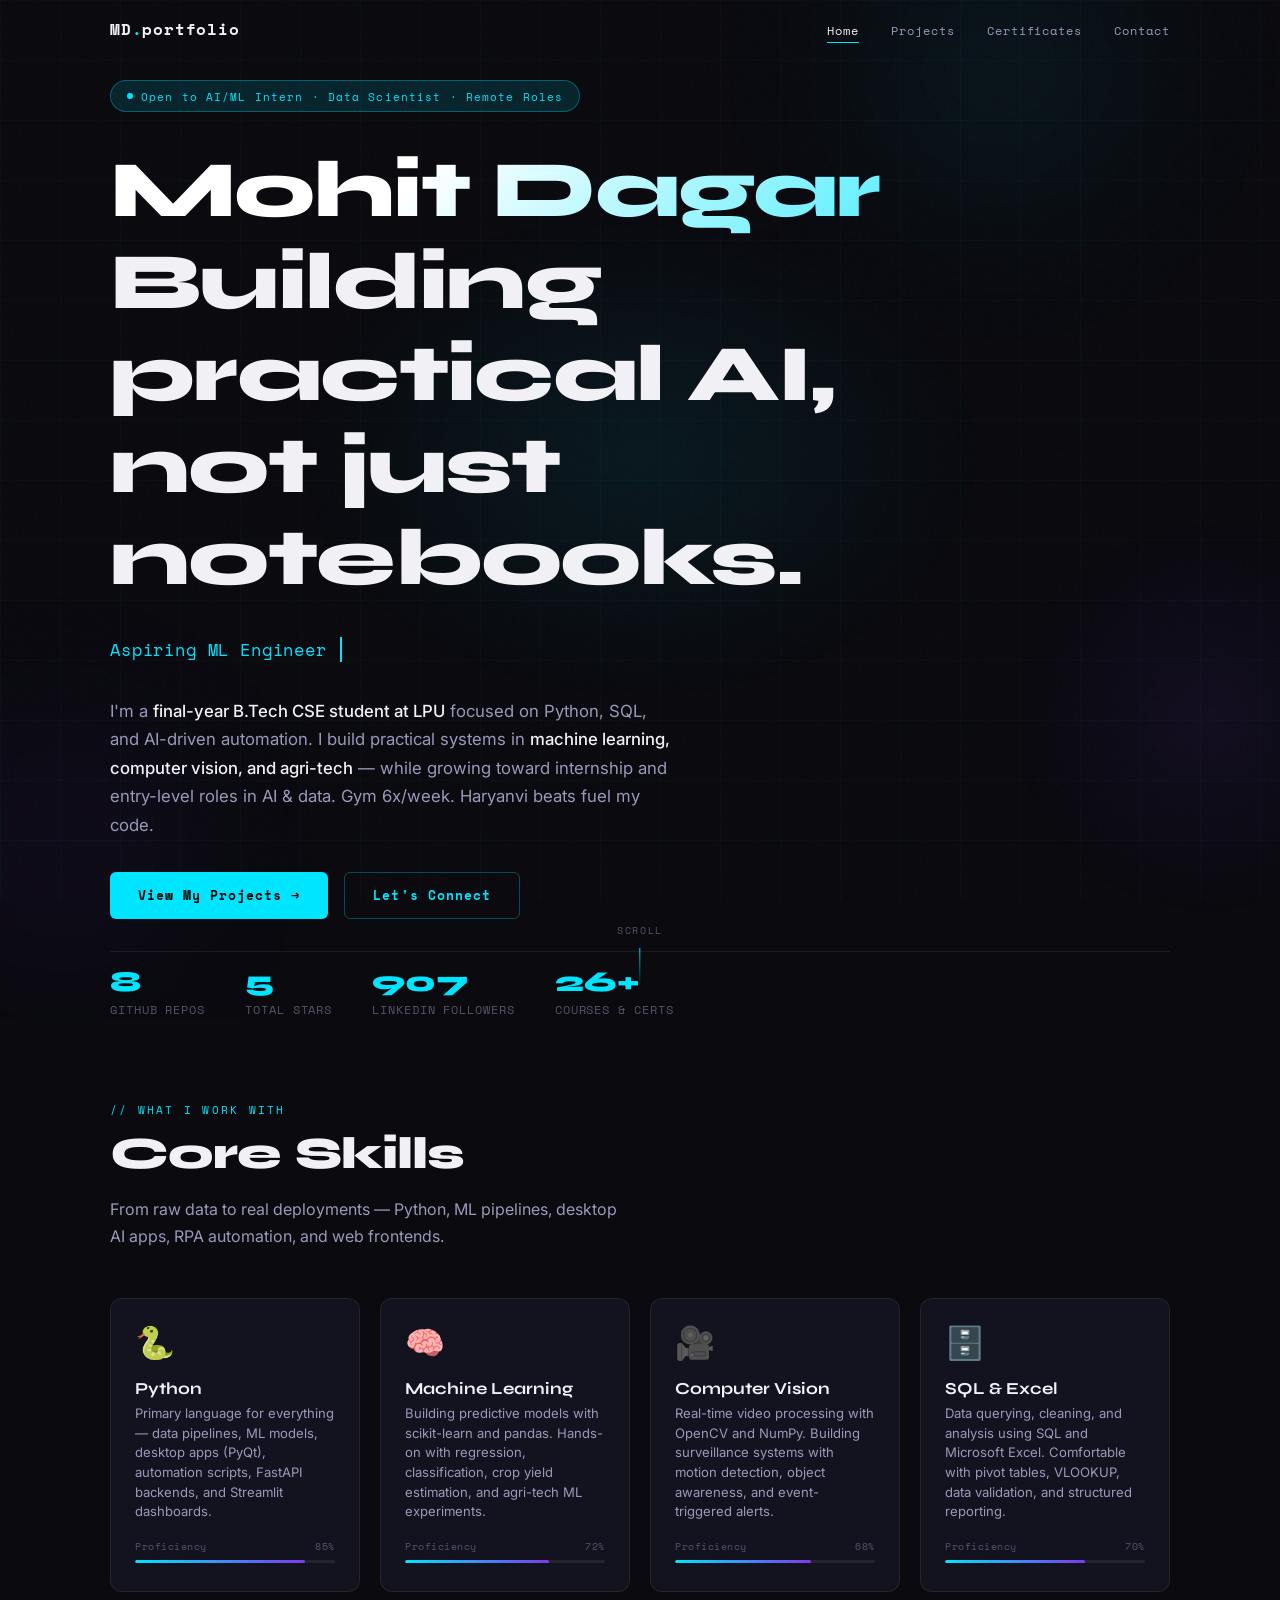
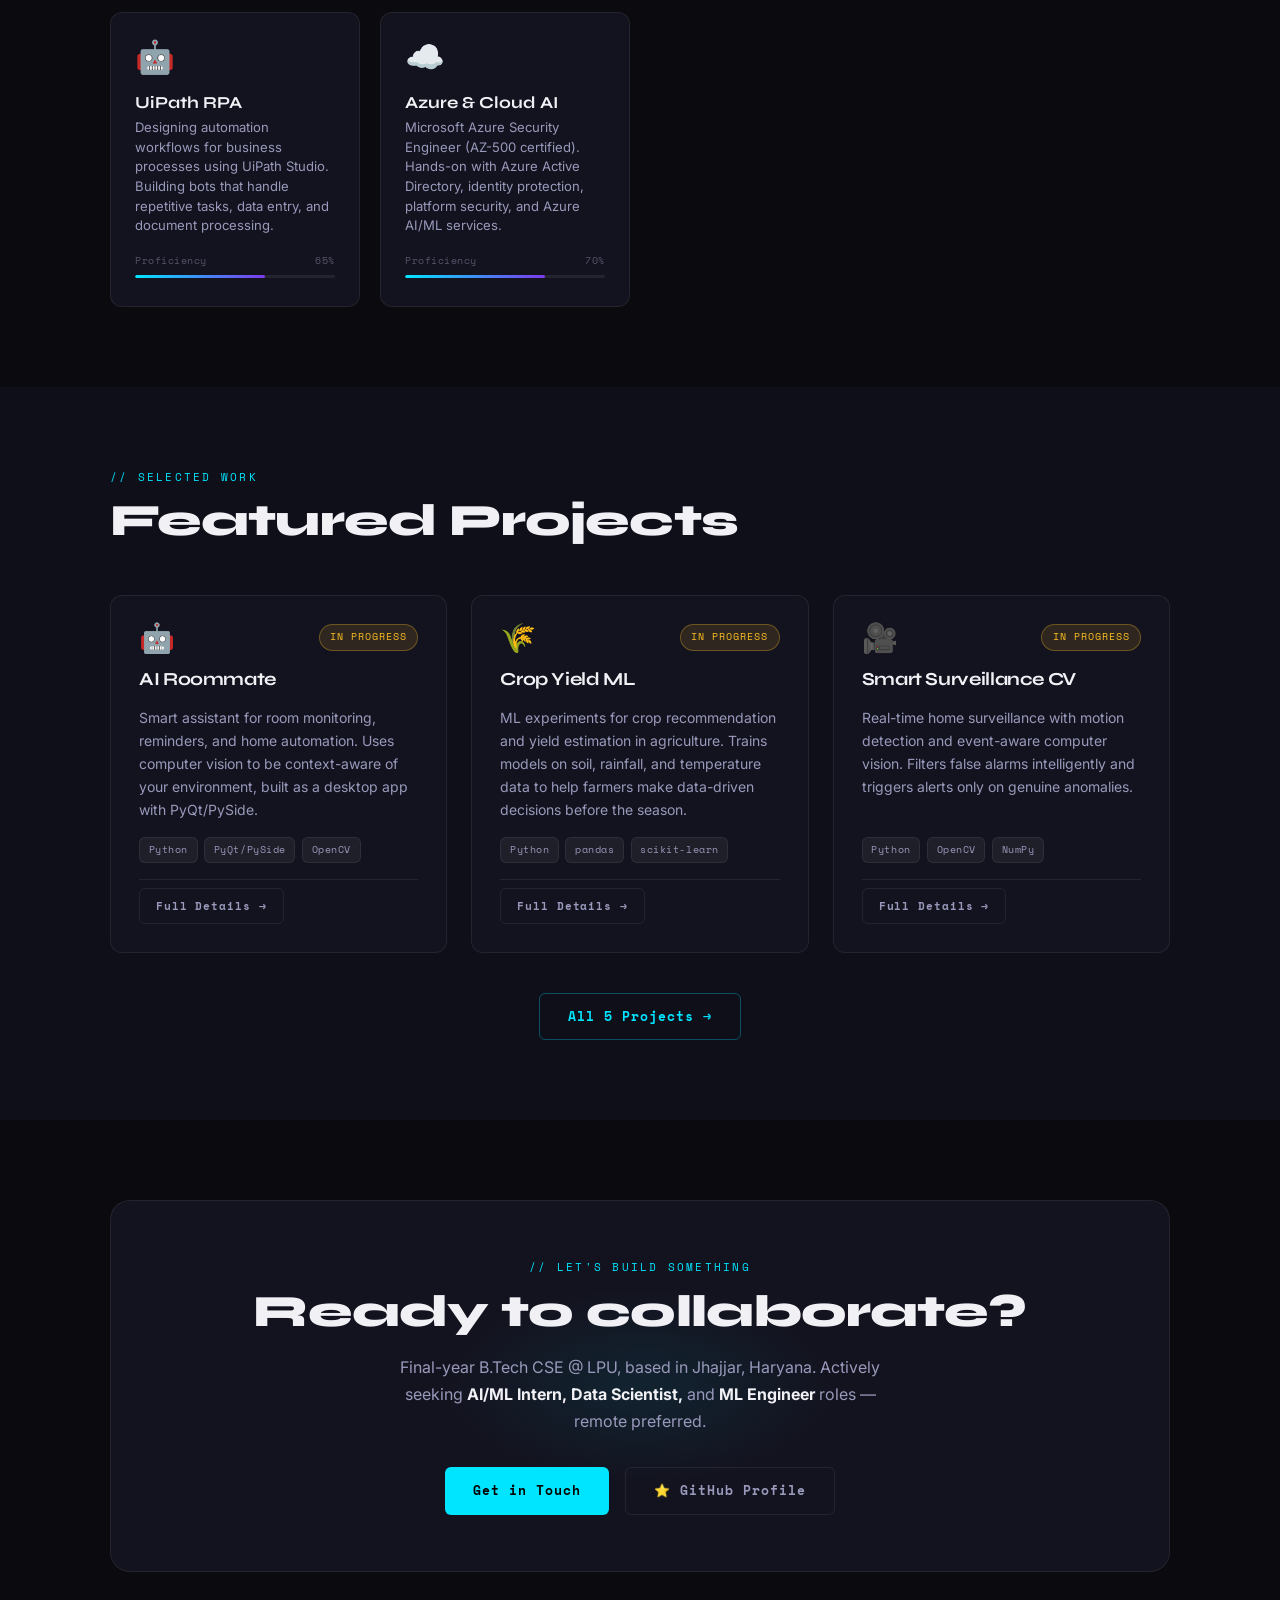
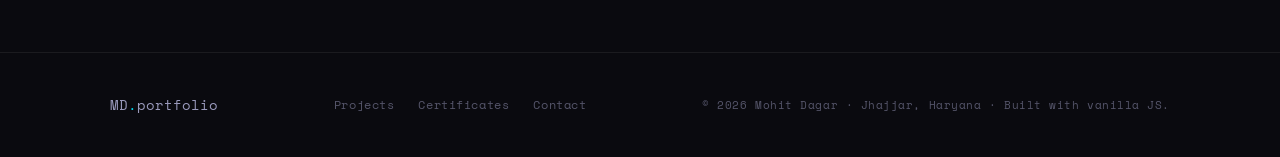
<file: index.html>
<!DOCTYPE html>
<html lang="en">
<head>
  <meta charset="UTF-8" />
  <meta name="viewport" content="width=device-width, initial-scale=1.0" />
  <meta name="description" content="Mohit Dagar — Aspiring ML Engineer | Python, SQL, Excel | B.Tech CSE @ LPU | AI Projects in Automation & Surveillance." />
  <title>Mohit Dagar — AI Portfolio</title>
  <link rel="stylesheet" href="styles.css" />
  <link rel="icon" href="data:image/svg+xml,<svg xmlns='http://www.w3.org/2000/svg' viewBox='0 0 100 100'><text y='.9em' font-size='90'>🤖</text></svg>" />
</head>
<body>

  <!-- ─── NAVBAR ─── -->
  <header class="navbar" id="navbar">
    <div class="container">
      <nav class="nav-inner">
        <a href="index.html" class="nav-logo">MD<span>.</span>portfolio</a>
        <ul class="nav-links">
          <li><a href="index.html">Home</a></li>
          <li><a href="projects.html">Projects</a></li>
          <li><a href="certificates.html">Certificates</a></li>
          <li><a href="contact.html">Contact</a></li>
        </ul>
        <button class="hamburger" aria-label="Toggle navigation">
          <span></span><span></span><span></span>
        </button>
      </nav>
      <div class="mobile-nav">
        <a href="index.html">Home</a>
        <a href="projects.html">Projects</a>
        <a href="certificates.html">Certificates</a>
        <a href="contact.html">Contact</a>
      </div>
    </div>
  </header>

  <main>

    <!-- ─── HERO ─── -->
    <section class="hero" aria-label="Introduction">
      <div class="orb orb-1"></div>
      <div class="orb orb-2"></div>

      <div class="container">
        <div class="hero-inner">

          <!-- Badge -->
          <div class="hero-badge">
            <span class="dot"></span>
            Open to AI/ML Intern · Data Scientist · Remote Roles
          </div>

          <!-- Title -->
          <h1 class="hero-title">
            <span class="name">Mohit Dagar</span>
            Building practical AI,<br />not just notebooks.
          </h1>

          <!-- Typed subtitle -->
          <p class="hero-sub">
            Aspiring <span class="hero-sub-typed">ML Engineer</span><span style="border-right:2px solid var(--accent);animation:pulse 1s infinite;margin-left:2px;">&nbsp;</span>
          </p>

          <!-- Description -->
          <p class="hero-desc">
            I'm a <strong>final-year B.Tech CSE student at LPU</strong> focused on
            Python, SQL, and AI-driven automation. I build practical systems in
            <strong>machine learning, computer vision, and agri-tech</strong> —
            while growing toward internship and entry-level roles in AI &amp; data.
            Gym 6x/week. Haryanvi beats fuel my code.
          </p>

          <!-- CTA -->
          <div class="hero-cta">
            <a href="projects.html" class="btn btn-primary">View My Projects →</a>
            <a href="contact.html" class="btn btn-outline">Let's Connect</a>
          </div>

          <!-- Stats -->
          <div class="hero-stats">
            <div class="stat-item">
              <span class="stat-num" data-target="8" data-suffix="">0</span>
              <span class="stat-label">GitHub Repos</span>
            </div>
            <div class="stat-item">
              <span class="stat-num" data-target="5" data-suffix="">0</span>
              <span class="stat-label">Total Stars</span>
            </div>
            <div class="stat-item">
              <span class="stat-num" data-target="907" data-suffix="">0</span>
              <span class="stat-label">LinkedIn Followers</span>
            </div>
            <div class="stat-item">
              <span class="stat-num" data-target="26" data-suffix="+">0+</span>
              <span class="stat-label">Courses & Certs</span>
            </div>
          </div>

        </div>
      </div>

      <div class="scroll-hint" aria-hidden="true">
        <span>scroll</span>
        <div class="scroll-line"></div>
      </div>
    </section>


    <!-- ─── SKILLS ─── -->
    <section class="section" id="skills" aria-label="Skills">
      <div class="container">

        <div class="section-header reveal">
          <span class="section-label">// what i work with</span>
          <h2>Core Skills</h2>
          <p class="text-secondary mt-2" style="max-width:520px;">
            From raw data to real deployments — Python, ML pipelines, desktop AI apps,
            RPA automation, and web frontends.
          </p>
        </div>

        <div class="skills-grid">

          <article class="skill-card reveal reveal-delay-1">
            <div class="skill-icon">🐍</div>
            <div>
              <div class="skill-name">Python</div>
              <p class="skill-desc">Primary language for everything — data pipelines, ML models, desktop apps (PyQt), automation scripts, FastAPI backends, and Streamlit dashboards.</p>
            </div>
            <div class="skill-bar-wrap">
              <div class="skill-bar-label"><span>Proficiency</span><span>85%</span></div>
              <div class="skill-bar"><div class="skill-bar-fill" data-width="85%"></div></div>
            </div>
          </article>

          <article class="skill-card reveal reveal-delay-2">
            <div class="skill-icon">🧠</div>
            <div>
              <div class="skill-name">Machine Learning</div>
              <p class="skill-desc">Building predictive models with scikit-learn and pandas. Hands-on with regression, classification, crop yield estimation, and agri-tech ML experiments.</p>
            </div>
            <div class="skill-bar-wrap">
              <div class="skill-bar-label"><span>Proficiency</span><span>72%</span></div>
              <div class="skill-bar"><div class="skill-bar-fill" data-width="72%"></div></div>
            </div>
          </article>

          <article class="skill-card reveal reveal-delay-3">
            <div class="skill-icon">🎥</div>
            <div>
              <div class="skill-name">Computer Vision</div>
              <p class="skill-desc">Real-time video processing with OpenCV and NumPy. Building surveillance systems with motion detection, object awareness, and event-triggered alerts.</p>
            </div>
            <div class="skill-bar-wrap">
              <div class="skill-bar-label"><span>Proficiency</span><span>68%</span></div>
              <div class="skill-bar"><div class="skill-bar-fill" data-width="68%"></div></div>
            </div>
          </article>

          <article class="skill-card reveal reveal-delay-1">
            <div class="skill-icon">🗄️</div>
            <div>
              <div class="skill-name">SQL &amp; Excel</div>
              <p class="skill-desc">Data querying, cleaning, and analysis using SQL and Microsoft Excel. Comfortable with pivot tables, VLOOKUP, data validation, and structured reporting.</p>
            </div>
            <div class="skill-bar-wrap">
              <div class="skill-bar-label"><span>Proficiency</span><span>70%</span></div>
              <div class="skill-bar"><div class="skill-bar-fill" data-width="70%"></div></div>
            </div>
          </article>

          <article class="skill-card reveal reveal-delay-2">
            <div class="skill-icon">🤖</div>
            <div>
              <div class="skill-name">UiPath RPA</div>
              <p class="skill-desc">Designing automation workflows for business processes using UiPath Studio. Building bots that handle repetitive tasks, data entry, and document processing.</p>
            </div>
            <div class="skill-bar-wrap">
              <div class="skill-bar-label"><span>Proficiency</span><span>65%</span></div>
              <div class="skill-bar"><div class="skill-bar-fill" data-width="65%"></div></div>
            </div>
          </article>

          <article class="skill-card reveal reveal-delay-3">
            <div class="skill-icon">☁️</div>
            <div>
              <div class="skill-name">Azure &amp; Cloud AI</div>
              <p class="skill-desc">Microsoft Azure Security Engineer (AZ-500 certified). Hands-on with Azure Active Directory, identity protection, platform security, and Azure AI/ML services.</p>
            </div>
            <div class="skill-bar-wrap">
              <div class="skill-bar-label"><span>Proficiency</span><span>70%</span></div>
              <div class="skill-bar"><div class="skill-bar-fill" data-width="70%"></div></div>
            </div>
          </article>

        </div>
      </div>
    </section>


    <!-- ─── FEATURED PROJECTS ─── -->
    <section class="section" id="featured" aria-label="Featured projects" style="background: var(--bg-secondary);">
      <div class="container">

        <div class="section-header reveal">
          <span class="section-label">// selected work</span>
          <h2>Featured Projects</h2>
        </div>

        <div class="grid-3">

          <!-- AI Roommate -->
          <article class="project-card reveal reveal-delay-1">
            <div class="project-header">
              <span class="project-icon">🤖</span>
              <span class="project-status status-progress">In Progress</span>
            </div>
            <h3 class="project-title">AI Roommate</h3>
            <p class="project-desc">
              Smart assistant for room monitoring, reminders, and home automation.
              Uses computer vision to be context-aware of your environment,
              built as a desktop app with PyQt/PySide.
            </p>
            <div class="tech-stack">
              <span class="tech-tag">Python</span>
              <span class="tech-tag">PyQt/PySide</span>
              <span class="tech-tag">OpenCV</span>
            </div>
            <div class="project-links">
              <a href="projects.html" class="btn btn-ghost btn-sm">Full Details →</a>
            </div>
          </article>

          <!-- Crop Yield ML -->
          <article class="project-card reveal reveal-delay-2">
            <div class="project-header">
              <span class="project-icon">🌾</span>
              <span class="project-status status-progress">In Progress</span>
            </div>
            <h3 class="project-title">Crop Yield ML</h3>
            <p class="project-desc">
              ML experiments for crop recommendation and yield estimation in
              agriculture. Trains models on soil, rainfall, and temperature data
              to help farmers make data-driven decisions before the season.
            </p>
            <div class="tech-stack">
              <span class="tech-tag">Python</span>
              <span class="tech-tag">pandas</span>
              <span class="tech-tag">scikit-learn</span>
            </div>
            <div class="project-links">
              <a href="projects.html" class="btn btn-ghost btn-sm">Full Details →</a>
            </div>
          </article>

          <!-- Smart Surveillance -->
          <article class="project-card reveal reveal-delay-3">
            <div class="project-header">
              <span class="project-icon">🎥</span>
              <span class="project-status status-progress">In Progress</span>
            </div>
            <h3 class="project-title">Smart Surveillance CV</h3>
            <p class="project-desc">
              Real-time home surveillance with motion detection and event-aware
              computer vision. Filters false alarms intelligently and triggers
              alerts only on genuine anomalies.
            </p>
            <div class="tech-stack">
              <span class="tech-tag">Python</span>
              <span class="tech-tag">OpenCV</span>
              <span class="tech-tag">NumPy</span>
            </div>
            <div class="project-links">
              <a href="projects.html" class="btn btn-ghost btn-sm">Full Details →</a>
            </div>
          </article>

        </div>

        <div style="text-align:center; margin-top:2.5rem;" class="reveal">
          <a href="projects.html" class="btn btn-outline">All 5 Projects →</a>
        </div>

      </div>
    </section>


    <!-- ─── CTA BANNER ─── -->
    <section class="section" aria-label="Call to action">
      <div class="container">
        <div class="reveal" style="
          background: var(--bg-card);
          border: 1px solid var(--border);
          border-radius: var(--radius-lg);
          padding: 3.5rem 2rem;
          text-align: center;
          position: relative;
          overflow: hidden;
        ">
          <div style="position:absolute;top:50%;left:50%;transform:translate(-50%,-50%);width:400px;height:200px;background:radial-gradient(ellipse,rgba(0,229,255,0.08),transparent 70%);pointer-events:none;"></div>
          <span class="section-label">// let's build something</span>
          <h2 style="margin-bottom:1rem; position:relative; z-index:1;">Ready to collaborate?</h2>
          <p class="text-secondary" style="max-width:500px;margin:0 auto 2rem;position:relative;z-index:1;">
            Final-year B.Tech CSE @ LPU, based in Jhajjar, Haryana. Actively seeking
            <strong style="color:var(--text-primary);">AI/ML Intern, Data Scientist,</strong> and
            <strong style="color:var(--text-primary);">ML Engineer</strong> roles — remote preferred.
          </p>
          <div style="display:flex;gap:1rem;justify-content:center;flex-wrap:wrap;position:relative;z-index:1;">
            <a href="contact.html" class="btn btn-primary">Get in Touch</a>
            <a href="https://github.com/Mohit-Dagar" target="_blank" rel="noopener" class="btn btn-ghost">⭐ GitHub Profile</a>
          </div>
        </div>
      </div>
    </section>

  </main>

  <!-- ─── FOOTER ─── -->
  <footer>
    <div class="container">
      <div class="footer-inner">
        <span class="footer-logo">MD<span>.</span>portfolio</span>
        <nav class="footer-links" aria-label="Footer navigation">
          <a href="projects.html">Projects</a>
          <a href="certificates.html">Certificates</a>
          <a href="contact.html">Contact</a>
        </nav>
        <p class="footer-copy">© 2026 Mohit Dagar · Jhajjar, Haryana · Built with vanilla JS.</p>
      </div>
    </div>
  </footer>

  <script src="script.js"></script>
</body>
</html>
</file>
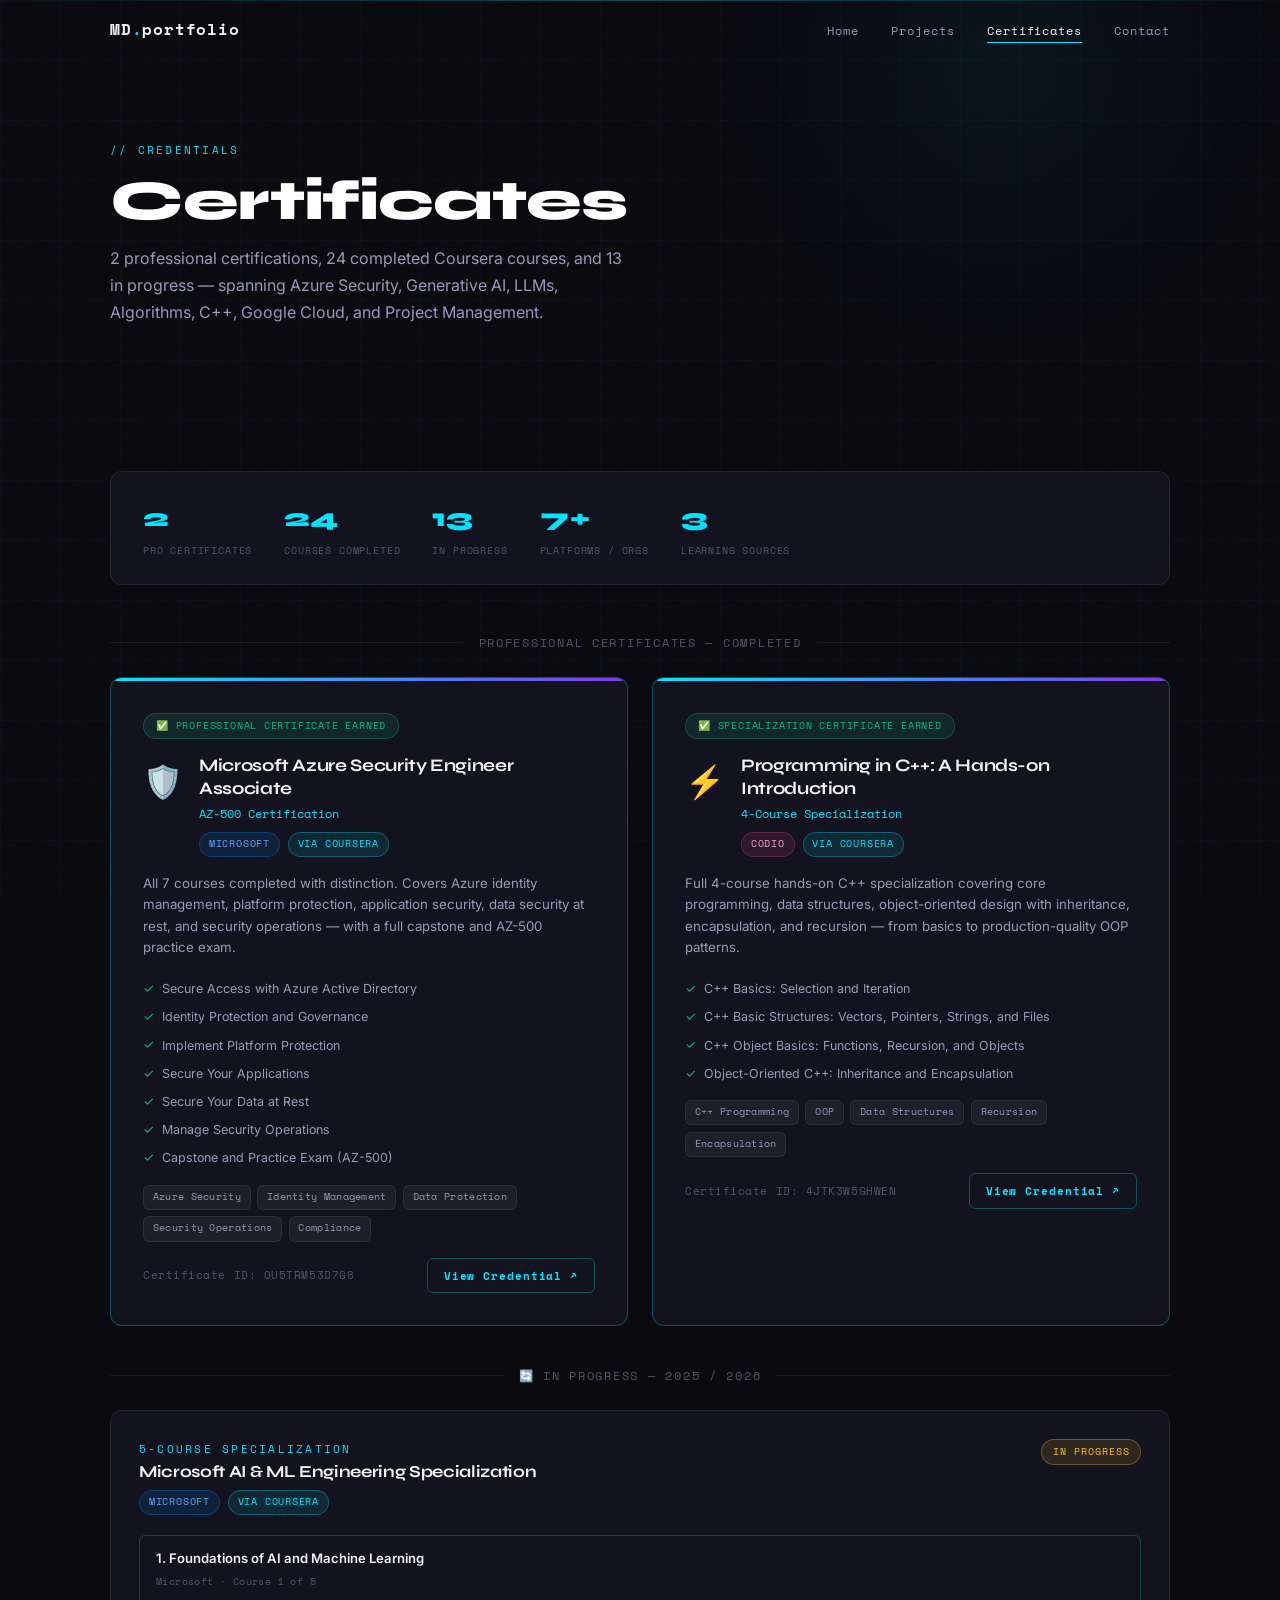
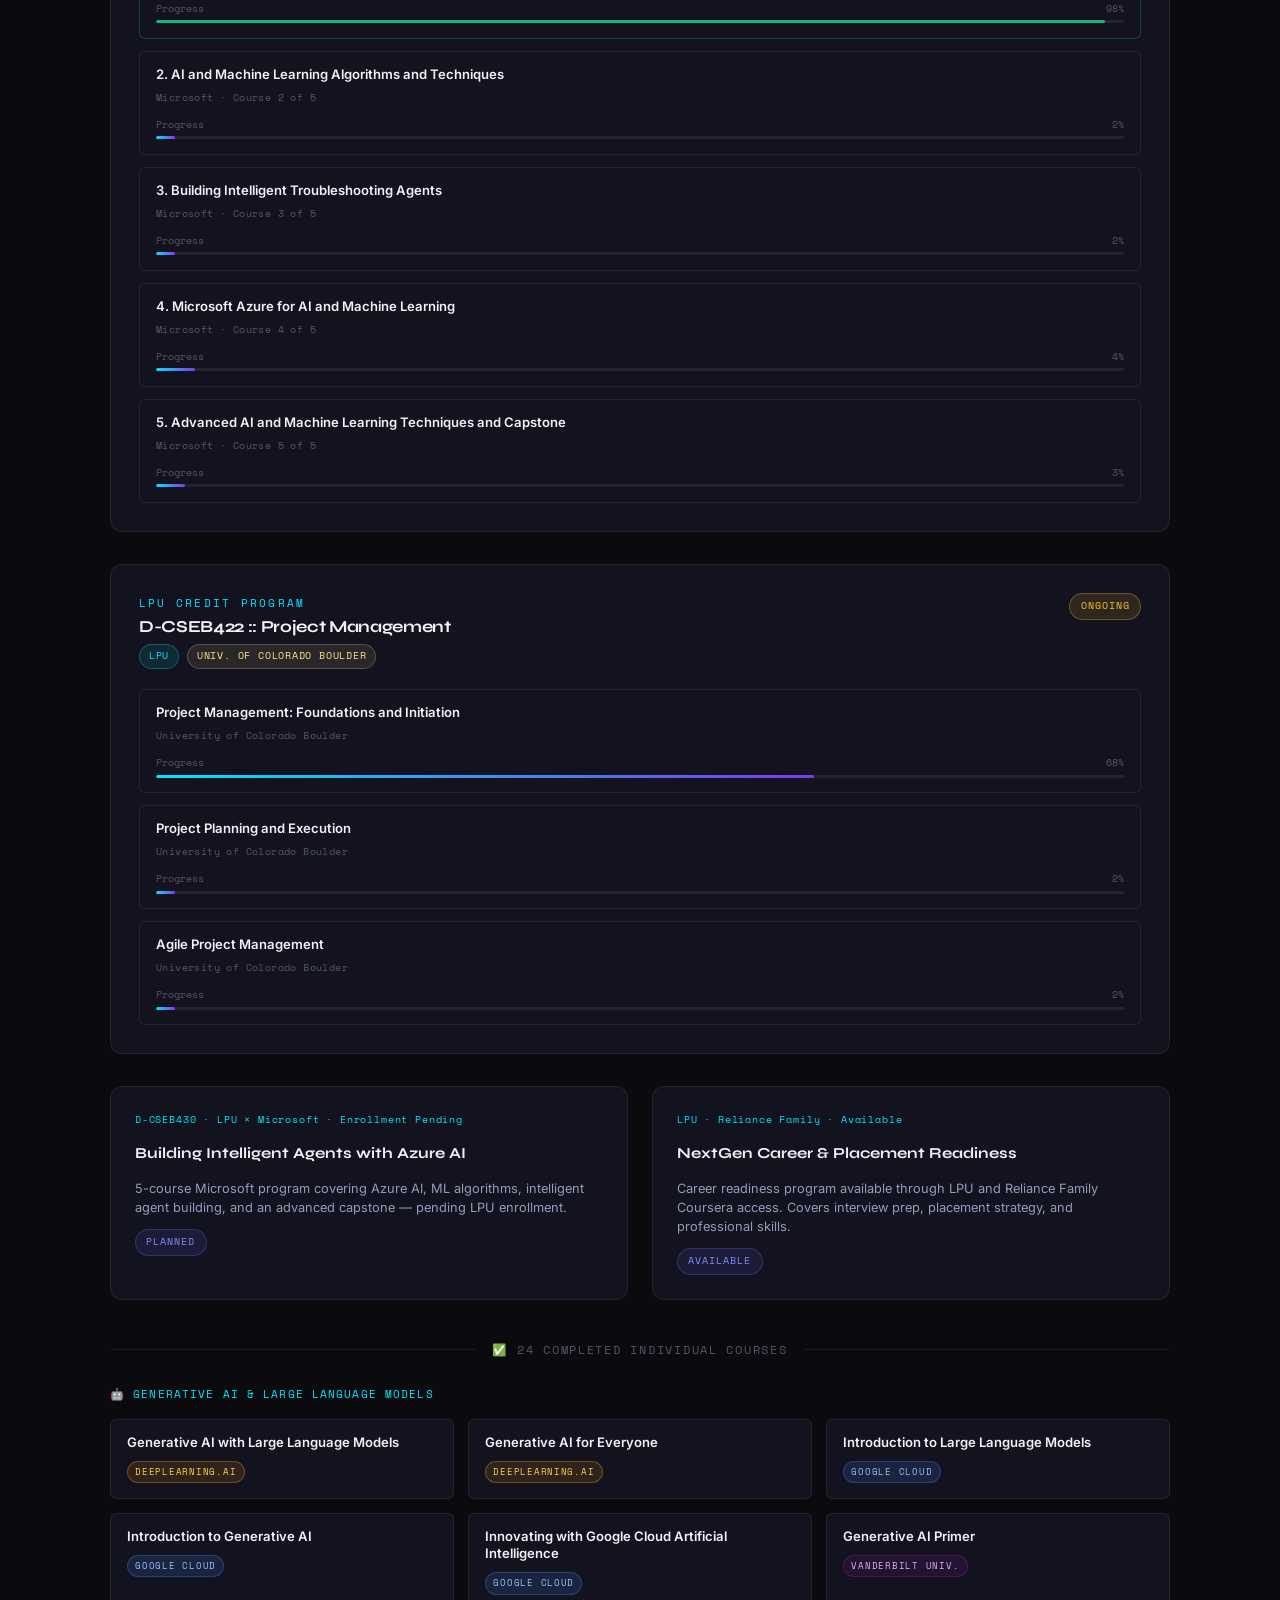
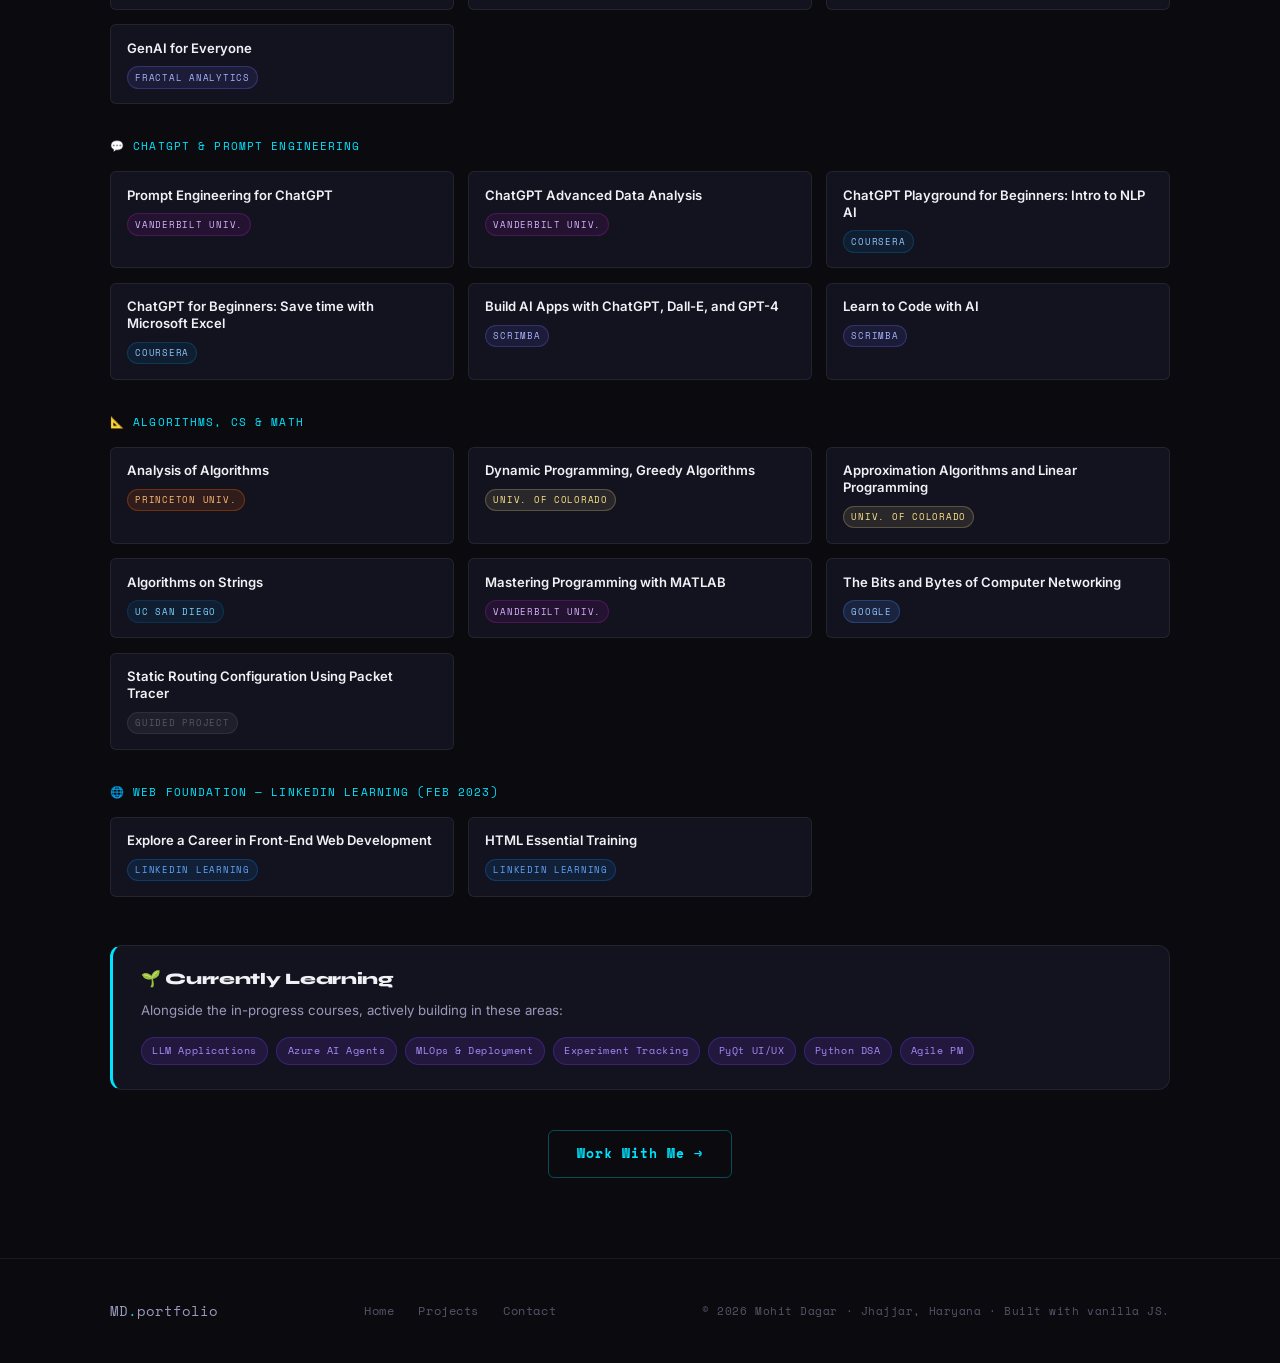
<file: certificates.html>
<!DOCTYPE html>
<html lang="en">
<head>
  <meta charset="UTF-8" />
  <meta name="viewport" content="width=device-width, initial-scale=1.0" />
  <meta name="description" content="Mohit Dagar's certificates — Microsoft AZ-500, C++ Specialization, 24 Coursera courses in GenAI, LLMs, Azure, Algorithms and more." />
  <title>Certificates — Mohit Dagar</title>
  <link rel="stylesheet" href="styles.css" />
  <link rel="icon" href="data:image/svg+xml,<svg xmlns='http://www.w3.org/2000/svg' viewBox='0 0 100 100'><text y='.9em' font-size='90'>🤖</text></svg>" />
  <style>
    /* ── Page-specific styles ── */
    .cert-stats {
      display: flex; gap: 2rem; flex-wrap: wrap;
      padding: 1.5rem 2rem;
      background: var(--bg-card);
      border: 1px solid var(--border);
      border-radius: var(--radius-md);
      margin-bottom: 3rem;
    }
    .cert-stat { display: flex; flex-direction: column; gap: 0.2rem; }
    .cert-stat-num { font-family: var(--font-display); font-size: 1.6rem; font-weight: 800; color: var(--accent); }
    .cert-stat-label { font-family: var(--font-mono); font-size: 0.65rem; color: var(--text-muted); letter-spacing: 0.08em; text-transform: uppercase; }

    .year-sep { display: flex; align-items: center; gap: 1rem; margin: 2.5rem 0 1.5rem; }
    .year-sep span { font-family: var(--font-mono); font-size: 0.72rem; letter-spacing: 0.15em; color: var(--text-muted); text-transform: uppercase; white-space: nowrap; }
    .year-sep::before, .year-sep::after { content: ''; flex: 1; height: 1px; background: var(--border); }

    .provider-badge { display: inline-flex; align-items: center; gap: 0.35rem; font-family: var(--font-mono); font-size: 0.62rem; letter-spacing: 0.08em; text-transform: uppercase; padding: 0.2rem 0.55rem; border-radius: 999px; white-space: nowrap; }
    .badge-microsoft { background: rgba(0,120,212,0.15); color: #60a5fa; border: 1px solid rgba(0,120,212,0.35); }
    .badge-google    { background: rgba(66,133,244,0.15); color: #93c5fd; border: 1px solid rgba(66,133,244,0.3); }
    .badge-codio     { background: rgba(236,72,153,0.12); color: #f9a8d4; border: 1px solid rgba(236,72,153,0.3); }
    .badge-deeplearn { background: rgba(255,165,0,0.12);  color: #fcd34d; border: 1px solid rgba(255,165,0,0.3); }
    .badge-vanderbilt{ background: rgba(162,28,175,0.12); color: #d8b4fe; border: 1px solid rgba(162,28,175,0.3); }
    .badge-princeton { background: rgba(255,102,0,0.12);  color: #fdba74; border: 1px solid rgba(255,102,0,0.3); }
    .badge-ucsd      { background: rgba(0,98,155,0.15);   color: #7dd3fc; border: 1px solid rgba(0,98,155,0.3); }
    .badge-colorado  { background: rgba(207,184,124,0.12);color: #fde68a; border: 1px solid rgba(207,184,124,0.3); }
    .badge-linkedin  { background: rgba(10,102,194,0.15); color: #60a5fa; border: 1px solid rgba(10,102,194,0.4); }
    .badge-lpu       { background: rgba(0,229,255,0.1);   color: var(--accent); border: 1px solid var(--border-accent); }
    .badge-scrimba   { background: rgba(99,102,241,0.12); color: #a5b4fc; border: 1px solid rgba(99,102,241,0.3); }

    /* Professional cert — bigger card */
    .pro-cert-card {
      background: var(--bg-card);
      border: 1px solid var(--border-accent);
      border-radius: var(--radius-md);
      padding: 2rem;
      display: flex;
      flex-direction: column;
      gap: 1rem;
      transition: all var(--transition);
      position: relative;
      overflow: hidden;
    }
    .pro-cert-card::before {
      content: '';
      position: absolute;
      top: 0; left: 0; right: 0;
      height: 3px;
      background: linear-gradient(90deg, var(--accent), var(--purple));
    }
    .pro-cert-card:hover {
      transform: translateY(-4px);
      box-shadow: var(--shadow-card), 0 0 30px var(--accent-glow);
    }
    .pro-cert-badge {
      display: inline-flex; align-items: center; gap: 0.5rem;
      background: rgba(16,185,129,0.12);
      border: 1px solid rgba(16,185,129,0.3);
      border-radius: 999px;
      padding: 0.25rem 0.75rem;
      font-family: var(--font-mono); font-size: 0.62rem;
      color: #10b981; letter-spacing: 0.08em; text-transform: uppercase;
      width: fit-content;
    }
    .pro-cert-id {
      font-family: var(--font-mono); font-size: 0.68rem;
      color: var(--text-muted); letter-spacing: 0.05em;
    }
    .component-list { display: flex; flex-direction: column; gap: 0.4rem; margin-top: 0.25rem; }
    .component-item {
      display: flex; align-items: center; gap: 0.5rem;
      font-size: 0.78rem; color: var(--text-secondary);
    }
    .component-item .check { color: #10b981; font-size: 0.8rem; flex-shrink: 0; }

    /* Skills tags */
    .skill-tags { display: flex; flex-wrap: wrap; gap: 0.4rem; }
    .skill-tag-sm {
      font-family: var(--font-mono); font-size: 0.62rem;
      padding: 0.2rem 0.55rem; border-radius: var(--radius-sm);
      background: rgba(255,255,255,0.05); border: 1px solid var(--border);
      color: var(--text-secondary); letter-spacing: 0.03em;
    }

    /* Course list compact */
    .course-grid {
      display: grid;
      grid-template-columns: repeat(auto-fill, minmax(280px, 1fr));
      gap: 0.9rem;
    }
    .course-item {
      background: var(--bg-card);
      border: 1px solid var(--border);
      border-radius: var(--radius-sm);
      padding: 0.9rem 1rem;
      display: flex;
      flex-direction: column;
      gap: 0.4rem;
      transition: all var(--transition);
    }
    .course-item:hover {
      border-color: var(--border-accent);
      background: var(--bg-card-hover);
      transform: translateY(-2px);
    }
    .course-item-title {
      font-size: 0.82rem;
      font-weight: 600;
      color: var(--text-primary);
      line-height: 1.3;
    }
    .course-item-org {
      font-family: var(--font-mono); font-size: 0.62rem;
      color: var(--text-muted); letter-spacing: 0.04em;
    }

    /* In progress bar */
    .progress-wrap { display: flex; flex-direction: column; gap: 0.25rem; margin-top: 0.2rem; }
    .progress-label { display: flex; justify-content: space-between; font-family: var(--font-mono); font-size: 0.6rem; color: var(--text-muted); }
    .progress-bar { height: 3px; background: var(--border); border-radius: 999px; overflow: hidden; }
    .progress-fill { height: 100%; background: linear-gradient(90deg, var(--accent), var(--purple)); border-radius: 999px; width: 0; transition: width 1.2s cubic-bezier(0.4,0,0.2,1); }

    /* Learning banner */
    .learning-banner {
      background: var(--bg-card); border: 1px solid var(--border);
      border-left: 3px solid var(--accent); border-radius: var(--radius-md);
      padding: 1.5rem 1.75rem; margin-top: 3rem;
      display: flex; flex-direction: column; gap: 0.75rem;
    }
    .learning-banner h3 { font-size: 1rem; color: var(--text-primary); }
    .learning-banner p { font-size: 0.83rem; color: var(--text-secondary); line-height: 1.6; }
    .learning-list { display: flex; flex-wrap: wrap; gap: 0.5rem; margin-top: 0.25rem; }
    .learning-tag { font-family: var(--font-mono); font-size: 0.65rem; padding: 0.25rem 0.65rem; border-radius: 999px; background: var(--purple-dim); border: 1px solid rgba(124,58,237,0.3); color: #a78bfa; letter-spacing: 0.05em; }

    /* LPU program card */
    .lpu-card {
      background: var(--bg-card); border: 1px solid var(--border);
      border-radius: var(--radius-md); padding: 1.5rem;
      display: flex; flex-direction: column; gap: 0.75rem;
      transition: all var(--transition);
    }
    .lpu-card:hover { border-color: var(--border-accent); transform: translateY(-3px); }
    .lpu-card-title { font-family: var(--font-display); font-size: 0.95rem; font-weight: 700; color: var(--text-primary); }
    .lpu-card-code { font-family: var(--font-mono); font-size: 0.65rem; color: var(--accent); letter-spacing: 0.08em; }
  </style>
</head>
<body>

  <!-- ─── NAVBAR ─── -->
  <header class="navbar" id="navbar">
    <div class="container">
      <nav class="nav-inner">
        <a href="index.html" class="nav-logo">MD<span>.</span>portfolio</a>
        <ul class="nav-links">
          <li><a href="index.html">Home</a></li>
          <li><a href="projects.html">Projects</a></li>
          <li><a href="certificates.html">Certificates</a></li>
          <li><a href="contact.html">Contact</a></li>
        </ul>
        <button class="hamburger" aria-label="Toggle navigation"><span></span><span></span><span></span></button>
      </nav>
      <div class="mobile-nav">
        <a href="index.html">Home</a>
        <a href="projects.html">Projects</a>
        <a href="certificates.html">Certificates</a>
        <a href="contact.html">Contact</a>
      </div>
    </div>
  </header>

  <main>

    <!-- ─── PAGE HERO ─── -->
    <section class="page-hero">
      <div class="orb orb-1"></div>
      <div class="container">
        <span class="section-label">// credentials</span>
        <h1>Certificates</h1>
        <p>
          2 professional certifications, 24 completed Coursera courses, and 13 in progress —
          spanning Azure Security, Generative AI, LLMs, Algorithms, C++, Google Cloud,
          and Project Management.
        </p>
      </div>
    </section>

    <section class="section" aria-label="Certificates">
      <div class="container">

        <!-- ── Stats bar ── -->
        <div class="cert-stats reveal">
          <div class="cert-stat">
            <span class="cert-stat-num">2</span>
            <span class="cert-stat-label">Pro Certificates</span>
          </div>
          <div class="cert-stat">
            <span class="cert-stat-num">24</span>
            <span class="cert-stat-label">Courses Completed</span>
          </div>
          <div class="cert-stat">
            <span class="cert-stat-num">13</span>
            <span class="cert-stat-label">In Progress</span>
          </div>
          <div class="cert-stat">
            <span class="cert-stat-num">7+</span>
            <span class="cert-stat-label">Platforms / Orgs</span>
          </div>
          <div class="cert-stat">
            <span class="cert-stat-num">3</span>
            <span class="cert-stat-label">Learning Sources</span>
          </div>
        </div>

        <!-- ════════════════════════════════
             PROFESSIONAL CERTIFICATES
        ════════════════════════════════ -->
        <div class="year-sep reveal"><span>Professional Certificates — Completed</span></div>

        <div class="grid-2">

          <!-- AZ-500 -->
          <article class="pro-cert-card reveal">
            <div>
              <div class="pro-cert-badge">✅ Professional Certificate Earned</div>
            </div>
            <div style="display:flex; align-items:flex-start; gap:1rem;">
              <span style="font-size:2rem; flex-shrink:0;">🛡️</span>
              <div>
                <h3 class="cert-title" style="font-family:var(--font-display);font-size:1.1rem;font-weight:700;color:var(--text-primary);line-height:1.3;">
                  Microsoft Azure Security Engineer Associate
                </h3>
                <div style="font-family:var(--font-mono);font-size:0.72rem;color:var(--accent);margin-top:0.2rem;">AZ-500 Certification</div>
                <div style="display:flex;gap:0.5rem;flex-wrap:wrap;margin-top:0.5rem;">
                  <span class="provider-badge badge-microsoft">Microsoft</span>
                  <span class="provider-badge badge-lpu">Via Coursera</span>
                </div>
              </div>
            </div>

            <p style="font-size:0.83rem;color:var(--text-secondary);line-height:1.6;">
              All 7 courses completed with distinction. Covers Azure identity management,
              platform protection, application security, data security at rest,
              and security operations — with a full capstone and AZ-500 practice exam.
            </p>

            <div class="component-list">
              <div class="component-item"><span class="check">✓</span> Secure Access with Azure Active Directory</div>
              <div class="component-item"><span class="check">✓</span> Identity Protection and Governance</div>
              <div class="component-item"><span class="check">✓</span> Implement Platform Protection</div>
              <div class="component-item"><span class="check">✓</span> Secure Your Applications</div>
              <div class="component-item"><span class="check">✓</span> Secure Your Data at Rest</div>
              <div class="component-item"><span class="check">✓</span> Manage Security Operations</div>
              <div class="component-item"><span class="check">✓</span> Capstone and Practice Exam (AZ-500)</div>
            </div>

            <div class="skill-tags">
              <span class="skill-tag-sm">Azure Security</span>
              <span class="skill-tag-sm">Identity Management</span>
              <span class="skill-tag-sm">Data Protection</span>
              <span class="skill-tag-sm">Security Operations</span>
              <span class="skill-tag-sm">Compliance</span>
            </div>

            <div style="display:flex; justify-content:space-between; align-items:center; flex-wrap:wrap; gap:0.5rem;">
              <span class="pro-cert-id">Certificate ID: OU5TRM53D7G8</span>
              <a href="https://www.coursera.org/account/accomplishments/professional-cert/OU5TRM53D7G8"
                 target="_blank" rel="noopener" class="btn btn-outline btn-sm">View Credential ↗</a>
            </div>
          </article>

          <!-- C++ Specialization -->
          <article class="pro-cert-card reveal reveal-delay-1">
            <div>
              <div class="pro-cert-badge">✅ Specialization Certificate Earned</div>
            </div>
            <div style="display:flex; align-items:flex-start; gap:1rem;">
              <span style="font-size:2rem; flex-shrink:0;">⚡</span>
              <div>
                <h3 class="cert-title" style="font-family:var(--font-display);font-size:1.1rem;font-weight:700;color:var(--text-primary);line-height:1.3;">
                  Programming in C++: A Hands-on Introduction
                </h3>
                <div style="font-family:var(--font-mono);font-size:0.72rem;color:var(--accent);margin-top:0.2rem;">4-Course Specialization</div>
                <div style="display:flex;gap:0.5rem;flex-wrap:wrap;margin-top:0.5rem;">
                  <span class="provider-badge badge-codio">Codio</span>
                  <span class="provider-badge badge-lpu">Via Coursera</span>
                </div>
              </div>
            </div>

            <p style="font-size:0.83rem;color:var(--text-secondary);line-height:1.6;">
              Full 4-course hands-on C++ specialization covering core programming,
              data structures, object-oriented design with inheritance, encapsulation,
              and recursion — from basics to production-quality OOP patterns.
            </p>

            <div class="component-list">
              <div class="component-item"><span class="check">✓</span> C++ Basics: Selection and Iteration</div>
              <div class="component-item"><span class="check">✓</span> C++ Basic Structures: Vectors, Pointers, Strings, and Files</div>
              <div class="component-item"><span class="check">✓</span> C++ Object Basics: Functions, Recursion, and Objects</div>
              <div class="component-item"><span class="check">✓</span> Object-Oriented C++: Inheritance and Encapsulation</div>
            </div>

            <div class="skill-tags">
              <span class="skill-tag-sm">C++ Programming</span>
              <span class="skill-tag-sm">OOP</span>
              <span class="skill-tag-sm">Data Structures</span>
              <span class="skill-tag-sm">Recursion</span>
              <span class="skill-tag-sm">Encapsulation</span>
            </div>

            <div style="display:flex; justify-content:space-between; align-items:center; flex-wrap:wrap; gap:0.5rem;">
              <span class="pro-cert-id">Certificate ID: 4JTK3W5GHWEN</span>
              <a href="https://www.coursera.org/account/accomplishments/specialization/4JTK3W5GHWEN"
                 target="_blank" rel="noopener" class="btn btn-outline btn-sm">View Credential ↗</a>
            </div>
          </article>

        </div><!-- /pro certs grid -->


        <!-- ════════════════════════════════
             IN PROGRESS
        ════════════════════════════════ -->
        <div class="year-sep reveal"><span>🔄 In Progress — 2025 / 2026</span></div>

        <!-- Microsoft AI & ML Specialization -->
        <div class="reveal" style="margin-bottom:2rem;">
          <div style="background:var(--bg-card);border:1px solid var(--border);border-radius:var(--radius-md);padding:1.75rem;margin-bottom:1.25rem;">
            <div style="display:flex;justify-content:space-between;align-items:flex-start;gap:1rem;flex-wrap:wrap;">
              <div>
                <span class="section-label" style="margin-bottom:0.3rem;">5-Course Specialization</span>
                <h3 style="font-family:var(--font-display);font-size:1.05rem;font-weight:700;color:var(--text-primary);">
                  Microsoft AI & ML Engineering Specialization
                </h3>
                <div style="display:flex;gap:0.5rem;flex-wrap:wrap;margin-top:0.5rem;">
                  <span class="provider-badge badge-microsoft">Microsoft</span>
                  <span class="provider-badge badge-lpu">Via Coursera</span>
                </div>
              </div>
              <span class="project-status status-progress" style="white-space:nowrap;">In Progress</span>
            </div>

            <div style="display:flex;flex-direction:column;gap:0.75rem;margin-top:1.25rem;">

              <div class="course-item" style="border-color:rgba(16,185,129,0.3);">
                <div class="course-item-title">1. Foundations of AI and Machine Learning</div>
                <div class="course-item-org">Microsoft · Course 1 of 5</div>
                <div class="progress-wrap">
                  <div class="progress-label"><span>Progress</span><span>98%</span></div>
                  <div class="progress-bar"><div class="progress-fill" data-width="98%" style="background:#10b981;"></div></div>
                </div>
              </div>

              <div class="course-item">
                <div class="course-item-title">2. AI and Machine Learning Algorithms and Techniques</div>
                <div class="course-item-org">Microsoft · Course 2 of 5</div>
                <div class="progress-wrap">
                  <div class="progress-label"><span>Progress</span><span>2%</span></div>
                  <div class="progress-bar"><div class="progress-fill" data-width="2%"></div></div>
                </div>
              </div>

              <div class="course-item">
                <div class="course-item-title">3. Building Intelligent Troubleshooting Agents</div>
                <div class="course-item-org">Microsoft · Course 3 of 5</div>
                <div class="progress-wrap">
                  <div class="progress-label"><span>Progress</span><span>2%</span></div>
                  <div class="progress-bar"><div class="progress-fill" data-width="2%"></div></div>
                </div>
              </div>

              <div class="course-item">
                <div class="course-item-title">4. Microsoft Azure for AI and Machine Learning</div>
                <div class="course-item-org">Microsoft · Course 4 of 5</div>
                <div class="progress-wrap">
                  <div class="progress-label"><span>Progress</span><span>4%</span></div>
                  <div class="progress-bar"><div class="progress-fill" data-width="4%"></div></div>
                </div>
              </div>

              <div class="course-item">
                <div class="course-item-title">5. Advanced AI and Machine Learning Techniques and Capstone</div>
                <div class="course-item-org">Microsoft · Course 5 of 5</div>
                <div class="progress-wrap">
                  <div class="progress-label"><span>Progress</span><span>3%</span></div>
                  <div class="progress-bar"><div class="progress-fill" data-width="3%"></div></div>
                </div>
              </div>

            </div>
          </div>
        </div>

        <!-- LPU Programs In Progress -->
        <div class="reveal" style="margin-bottom:2rem;">
          <div style="background:var(--bg-card);border:1px solid var(--border);border-radius:var(--radius-md);padding:1.75rem;">
            <div style="display:flex;justify-content:space-between;align-items:flex-start;gap:1rem;flex-wrap:wrap;">
              <div>
                <span class="section-label" style="margin-bottom:0.3rem;">LPU Credit Program</span>
                <h3 style="font-family:var(--font-display);font-size:1.05rem;font-weight:700;color:var(--text-primary);">
                  D-CSEB422 :: Project Management
                </h3>
                <div style="display:flex;gap:0.5rem;flex-wrap:wrap;margin-top:0.5rem;">
                  <span class="provider-badge badge-lpu">LPU</span>
                  <span class="provider-badge badge-colorado">Univ. of Colorado Boulder</span>
                </div>
              </div>
              <span class="project-status status-progress">Ongoing</span>
            </div>

            <div style="display:flex;flex-direction:column;gap:0.75rem;margin-top:1.25rem;">
              <div class="course-item">
                <div class="course-item-title">Project Management: Foundations and Initiation</div>
                <div class="course-item-org">University of Colorado Boulder</div>
                <div class="progress-wrap">
                  <div class="progress-label"><span>Progress</span><span>68%</span></div>
                  <div class="progress-bar"><div class="progress-fill" data-width="68%"></div></div>
                </div>
              </div>
              <div class="course-item">
                <div class="course-item-title">Project Planning and Execution</div>
                <div class="course-item-org">University of Colorado Boulder</div>
                <div class="progress-wrap">
                  <div class="progress-label"><span>Progress</span><span>2%</span></div>
                  <div class="progress-bar"><div class="progress-fill" data-width="2%"></div></div>
                </div>
              </div>
              <div class="course-item">
                <div class="course-item-title">Agile Project Management</div>
                <div class="course-item-org">University of Colorado Boulder</div>
                <div class="progress-wrap">
                  <div class="progress-label"><span>Progress</span><span>2%</span></div>
                  <div class="progress-bar"><div class="progress-fill" data-width="2%"></div></div>
                </div>
              </div>
            </div>
          </div>
        </div>

        <!-- LPU D-CSEB430 Pending -->
        <div class="grid-2 reveal" style="margin-bottom:2rem;">
          <div class="lpu-card">
            <span class="lpu-card-code">D-CSEB430 · LPU × Microsoft · Enrollment Pending</span>
            <div class="lpu-card-title">Building Intelligent Agents with Azure AI</div>
            <p style="font-size:0.8rem;color:var(--text-secondary);line-height:1.5;">
              5-course Microsoft program covering Azure AI, ML algorithms, intelligent agent
              building, and an advanced capstone — pending LPU enrollment.
            </p>
            <span class="project-status status-planned" style="width:fit-content;">Planned</span>
          </div>

          <div class="lpu-card">
            <span class="lpu-card-code">LPU · Reliance Family · Available</span>
            <div class="lpu-card-title">NextGen Career & Placement Readiness</div>
            <p style="font-size:0.8rem;color:var(--text-secondary);line-height:1.5;">
              Career readiness program available through LPU and Reliance Family Coursera
              access. Covers interview prep, placement strategy, and professional skills.
            </p>
            <span class="project-status status-planned" style="width:fit-content;">Available</span>
          </div>
        </div>


        <!-- ════════════════════════════════
             COMPLETED INDIVIDUAL COURSES
        ════════════════════════════════ -->
        <div class="year-sep reveal"><span>✅ 24 Completed Individual Courses</span></div>

        <!-- GenAI / LLM Group -->
        <div class="reveal" style="margin-bottom:2rem;">
          <p style="font-family:var(--font-mono);font-size:0.7rem;letter-spacing:0.1em;text-transform:uppercase;color:var(--accent);margin-bottom:1rem;">
            🤖 Generative AI & Large Language Models
          </p>
          <div class="course-grid">
            <div class="course-item">
              <div class="course-item-title">Generative AI with Large Language Models</div>
              <div style="display:flex;gap:0.4rem;flex-wrap:wrap;margin-top:0.2rem;">
                <span class="provider-badge badge-deeplearn" style="font-size:0.58rem;padding:0.15rem 0.45rem;">DeepLearning.AI</span>
              </div>
            </div>
            <div class="course-item">
              <div class="course-item-title">Generative AI for Everyone</div>
              <div style="display:flex;gap:0.4rem;flex-wrap:wrap;margin-top:0.2rem;">
                <span class="provider-badge badge-deeplearn" style="font-size:0.58rem;padding:0.15rem 0.45rem;">DeepLearning.AI</span>
              </div>
            </div>
            <div class="course-item">
              <div class="course-item-title">Introduction to Large Language Models</div>
              <div style="display:flex;gap:0.4rem;flex-wrap:wrap;margin-top:0.2rem;">
                <span class="provider-badge badge-google" style="font-size:0.58rem;padding:0.15rem 0.45rem;">Google Cloud</span>
              </div>
            </div>
            <div class="course-item">
              <div class="course-item-title">Introduction to Generative AI</div>
              <div style="display:flex;gap:0.4rem;flex-wrap:wrap;margin-top:0.2rem;">
                <span class="provider-badge badge-google" style="font-size:0.58rem;padding:0.15rem 0.45rem;">Google Cloud</span>
              </div>
            </div>
            <div class="course-item">
              <div class="course-item-title">Innovating with Google Cloud Artificial Intelligence</div>
              <div style="display:flex;gap:0.4rem;flex-wrap:wrap;margin-top:0.2rem;">
                <span class="provider-badge badge-google" style="font-size:0.58rem;padding:0.15rem 0.45rem;">Google Cloud</span>
              </div>
            </div>
            <div class="course-item">
              <div class="course-item-title">Generative AI Primer</div>
              <div style="display:flex;gap:0.4rem;flex-wrap:wrap;margin-top:0.2rem;">
                <span class="provider-badge badge-vanderbilt" style="font-size:0.58rem;padding:0.15rem 0.45rem;">Vanderbilt Univ.</span>
              </div>
            </div>
            <div class="course-item">
              <div class="course-item-title">GenAI for Everyone</div>
              <div style="display:flex;gap:0.4rem;flex-wrap:wrap;margin-top:0.2rem;">
                <span class="provider-badge" style="background:rgba(99,102,241,0.12);color:#a5b4fc;border:1px solid rgba(99,102,241,0.3);font-size:0.58rem;padding:0.15rem 0.45rem;">Fractal Analytics</span>
              </div>
            </div>
          </div>
        </div>

        <!-- ChatGPT / Prompt Group -->
        <div class="reveal" style="margin-bottom:2rem;">
          <p style="font-family:var(--font-mono);font-size:0.7rem;letter-spacing:0.1em;text-transform:uppercase;color:var(--accent);margin-bottom:1rem;">
            💬 ChatGPT & Prompt Engineering
          </p>
          <div class="course-grid">
            <div class="course-item">
              <div class="course-item-title">Prompt Engineering for ChatGPT</div>
              <div style="display:flex;gap:0.4rem;flex-wrap:wrap;margin-top:0.2rem;">
                <span class="provider-badge badge-vanderbilt" style="font-size:0.58rem;padding:0.15rem 0.45rem;">Vanderbilt Univ.</span>
              </div>
            </div>
            <div class="course-item">
              <div class="course-item-title">ChatGPT Advanced Data Analysis</div>
              <div style="display:flex;gap:0.4rem;flex-wrap:wrap;margin-top:0.2rem;">
                <span class="provider-badge badge-vanderbilt" style="font-size:0.58rem;padding:0.15rem 0.45rem;">Vanderbilt Univ.</span>
              </div>
            </div>
            <div class="course-item">
              <div class="course-item-title">ChatGPT Playground for Beginners: Intro to NLP AI</div>
              <div style="display:flex;gap:0.4rem;flex-wrap:wrap;margin-top:0.2rem;">
                <span class="provider-badge" style="background:rgba(0,119,181,0.12);color:#93c5fd;border:1px solid rgba(0,119,181,0.3);font-size:0.58rem;padding:0.15rem 0.45rem;">Coursera</span>
              </div>
            </div>
            <div class="course-item">
              <div class="course-item-title">ChatGPT for Beginners: Save time with Microsoft Excel</div>
              <div style="display:flex;gap:0.4rem;flex-wrap:wrap;margin-top:0.2rem;">
                <span class="provider-badge" style="background:rgba(0,119,181,0.12);color:#93c5fd;border:1px solid rgba(0,119,181,0.3);font-size:0.58rem;padding:0.15rem 0.45rem;">Coursera</span>
              </div>
            </div>
            <div class="course-item">
              <div class="course-item-title">Build AI Apps with ChatGPT, Dall-E, and GPT-4</div>
              <div style="display:flex;gap:0.4rem;flex-wrap:wrap;margin-top:0.2rem;">
                <span class="provider-badge badge-scrimba" style="font-size:0.58rem;padding:0.15rem 0.45rem;">Scrimba</span>
              </div>
            </div>
            <div class="course-item">
              <div class="course-item-title">Learn to Code with AI</div>
              <div style="display:flex;gap:0.4rem;flex-wrap:wrap;margin-top:0.2rem;">
                <span class="provider-badge badge-scrimba" style="font-size:0.58rem;padding:0.15rem 0.45rem;">Scrimba</span>
              </div>
            </div>
          </div>
        </div>

        <!-- CS / Algorithms Group -->
        <div class="reveal" style="margin-bottom:2rem;">
          <p style="font-family:var(--font-mono);font-size:0.7rem;letter-spacing:0.1em;text-transform:uppercase;color:var(--accent);margin-bottom:1rem;">
            📐 Algorithms, CS & Math
          </p>
          <div class="course-grid">
            <div class="course-item">
              <div class="course-item-title">Analysis of Algorithms</div>
              <div style="display:flex;gap:0.4rem;flex-wrap:wrap;margin-top:0.2rem;">
                <span class="provider-badge badge-princeton" style="font-size:0.58rem;padding:0.15rem 0.45rem;">Princeton Univ.</span>
              </div>
            </div>
            <div class="course-item">
              <div class="course-item-title">Dynamic Programming, Greedy Algorithms</div>
              <div style="display:flex;gap:0.4rem;flex-wrap:wrap;margin-top:0.2rem;">
                <span class="provider-badge badge-colorado" style="font-size:0.58rem;padding:0.15rem 0.45rem;">Univ. of Colorado</span>
              </div>
            </div>
            <div class="course-item">
              <div class="course-item-title">Approximation Algorithms and Linear Programming</div>
              <div style="display:flex;gap:0.4rem;flex-wrap:wrap;margin-top:0.2rem;">
                <span class="provider-badge badge-colorado" style="font-size:0.58rem;padding:0.15rem 0.45rem;">Univ. of Colorado</span>
              </div>
            </div>
            <div class="course-item">
              <div class="course-item-title">Algorithms on Strings</div>
              <div style="display:flex;gap:0.4rem;flex-wrap:wrap;margin-top:0.2rem;">
                <span class="provider-badge badge-ucsd" style="font-size:0.58rem;padding:0.15rem 0.45rem;">UC San Diego</span>
              </div>
            </div>
            <div class="course-item">
              <div class="course-item-title">Mastering Programming with MATLAB</div>
              <div style="display:flex;gap:0.4rem;flex-wrap:wrap;margin-top:0.2rem;">
                <span class="provider-badge badge-vanderbilt" style="font-size:0.58rem;padding:0.15rem 0.45rem;">Vanderbilt Univ.</span>
              </div>
            </div>
            <div class="course-item">
              <div class="course-item-title">The Bits and Bytes of Computer Networking</div>
              <div style="display:flex;gap:0.4rem;flex-wrap:wrap;margin-top:0.2rem;">
                <span class="provider-badge badge-google" style="font-size:0.58rem;padding:0.15rem 0.45rem;">Google</span>
              </div>
            </div>
            <div class="course-item">
              <div class="course-item-title">Static Routing Configuration Using Packet Tracer</div>
              <div style="display:flex;gap:0.4rem;flex-wrap:wrap;margin-top:0.2rem;">
                <span class="provider-badge" style="background:rgba(255,255,255,0.05);color:var(--text-muted);border:1px solid var(--border);font-size:0.58rem;padding:0.15rem 0.45rem;">Guided Project</span>
              </div>
            </div>
          </div>
        </div>

        <!-- Foundation / LinkedIn Learning -->
        <div class="reveal" style="margin-bottom:1rem;">
          <p style="font-family:var(--font-mono);font-size:0.7rem;letter-spacing:0.1em;text-transform:uppercase;color:var(--accent);margin-bottom:1rem;">
            🌐 Web Foundation — LinkedIn Learning (Feb 2023)
          </p>
          <div class="course-grid">
            <div class="course-item">
              <div class="course-item-title">Explore a Career in Front-End Web Development</div>
              <div style="display:flex;gap:0.4rem;flex-wrap:wrap;margin-top:0.2rem;">
                <span class="provider-badge badge-linkedin" style="font-size:0.58rem;padding:0.15rem 0.45rem;">LinkedIn Learning</span>
              </div>
            </div>
            <div class="course-item">
              <div class="course-item-title">HTML Essential Training</div>
              <div style="display:flex;gap:0.4rem;flex-wrap:wrap;margin-top:0.2rem;">
                <span class="provider-badge badge-linkedin" style="font-size:0.58rem;padding:0.15rem 0.45rem;">LinkedIn Learning</span>
              </div>
            </div>
          </div>
        </div>


        <!-- Currently Learning banner -->
        <div class="learning-banner reveal">
          <h3>🌱 Currently Learning</h3>
          <p>Alongside the in-progress courses, actively building in these areas:</p>
          <div class="learning-list">
            <span class="learning-tag">LLM Applications</span>
            <span class="learning-tag">Azure AI Agents</span>
            <span class="learning-tag">MLOps & Deployment</span>
            <span class="learning-tag">Experiment Tracking</span>
            <span class="learning-tag">PyQt UI/UX</span>
            <span class="learning-tag">Python DSA</span>
            <span class="learning-tag">Agile PM</span>
          </div>
        </div>

        <div class="reveal" style="margin-top:2.5rem;text-align:center;">
          <a href="contact.html" class="btn btn-outline">Work With Me →</a>
        </div>

      </div>
    </section>

  </main>

  <!-- ─── FOOTER ─── -->
  <footer>
    <div class="container">
      <div class="footer-inner">
        <span class="footer-logo">MD<span>.</span>portfolio</span>
        <nav class="footer-links">
          <a href="index.html">Home</a>
          <a href="projects.html">Projects</a>
          <a href="contact.html">Contact</a>
        </nav>
        <p class="footer-copy">© 2026 Mohit Dagar · Jhajjar, Haryana · Built with vanilla JS.</p>
      </div>
    </div>
  </footer>

  <script src="script.js"></script>
  <script>
    /* Animate progress bars on scroll */
    const progressObserver = new IntersectionObserver(entries => {
      entries.forEach(entry => {
        if (entry.isIntersecting) {
          entry.target.querySelectorAll('.progress-fill').forEach(fill => {
            setTimeout(() => { fill.style.width = fill.dataset.width || '0%'; }, 200);
          });
          progressObserver.unobserve(entry.target);
        }
      });
    }, { threshold: 0.2 });
    document.querySelectorAll('.course-item, .pro-cert-card').forEach(el => progressObserver.observe(el));
  </script>
</body>
</html>
</file>
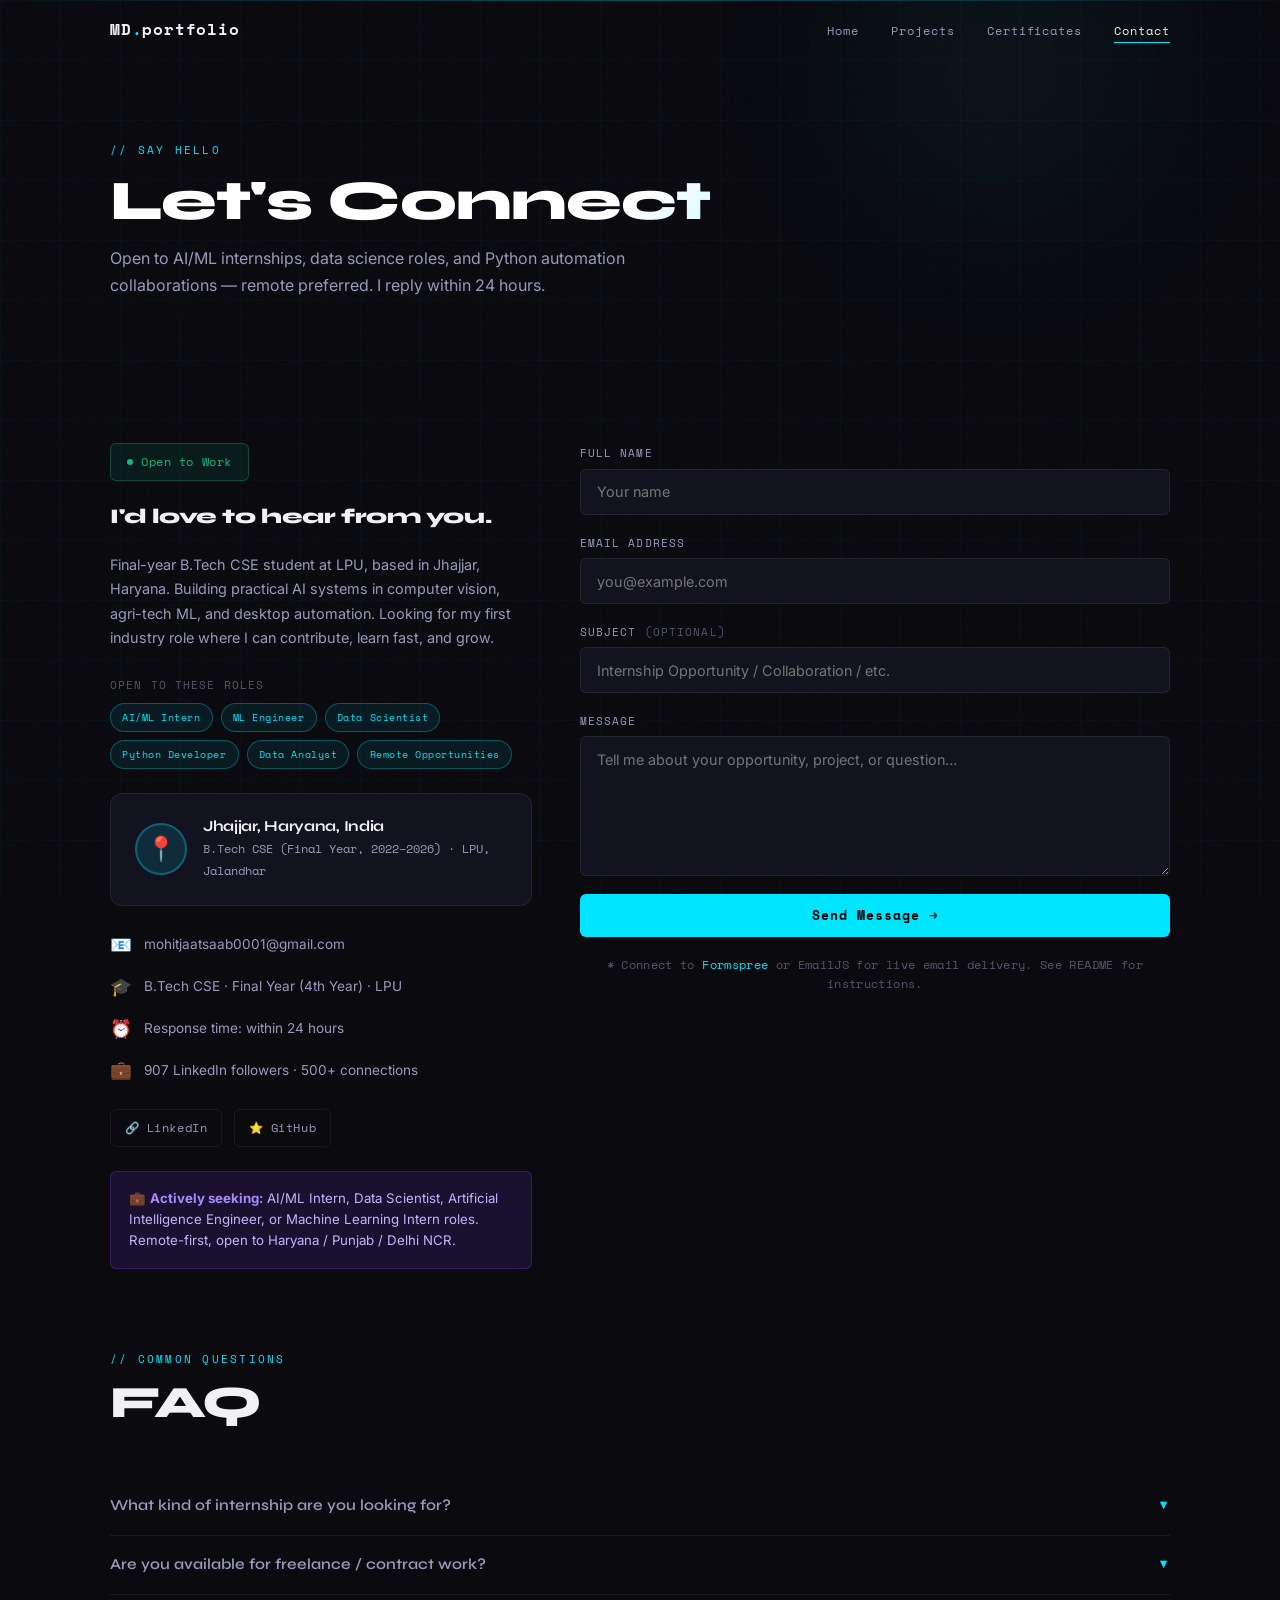
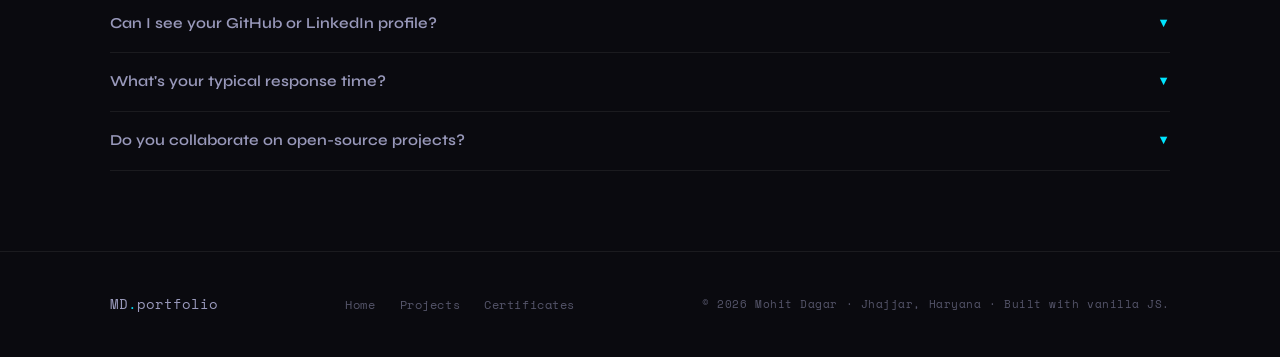
<file: contact.html>
<!DOCTYPE html>
<html lang="en">
<head>
  <meta charset="UTF-8" />
  <meta name="viewport" content="width=device-width, initial-scale=1.0" />
  <meta name="description" content="Contact Mohit Dagar — open to AI/ML Intern, Data Scientist, ML Engineer roles. Based in Jhajjar, Haryana." />
  <title>Contact — Mohit Dagar</title>
  <link rel="stylesheet" href="styles.css" />
  <link rel="icon" href="data:image/svg+xml,<svg xmlns='http://www.w3.org/2000/svg' viewBox='0 0 100 100'><text y='.9em' font-size='90'>🤖</text></svg>" />
  <style>
    .location-card { background: var(--bg-card); border: 1px solid var(--border); border-radius: var(--radius-md); padding: 1.5rem; display: flex; align-items: center; gap: 1rem; }
    .location-map { width: 52px; height: 52px; border-radius: 50%; background: var(--accent-dim); border: 2px solid var(--border-accent); display: flex; align-items: center; justify-content: center; font-size: 1.5rem; flex-shrink: 0; }
    .location-text h4 { font-size: 0.95rem; font-family: var(--font-display); font-weight: 700; color: var(--text-primary); margin-bottom: 0.2rem; }
    .location-text p { font-size: 0.78rem; color: var(--text-secondary); font-family: var(--font-mono); }
    .faq-item { border-bottom: 1px solid var(--border); padding: 1rem 0; }
    .faq-q { display: flex; justify-content: space-between; align-items: center; cursor: pointer; font-family: var(--font-display); font-size: 0.95rem; font-weight: 600; color: var(--text-secondary); transition: color var(--transition); gap: 1rem; }
    .faq-q:hover { color: var(--text-primary); }
    .faq-arrow { font-size: 0.8rem; transition: transform var(--transition); color: var(--accent); flex-shrink: 0; }
    .faq-a { max-height: 0; overflow: hidden; transition: max-height 0.4s ease, padding 0.3s ease; font-size: 0.85rem; color: var(--text-muted); line-height: 1.65; }
    .faq-item.open .faq-q { color: var(--text-primary); }
    .faq-item.open .faq-arrow { transform: rotate(180deg); }
    .faq-item.open .faq-a { max-height: 200px; padding-top: 0.75rem; }

    /* Roles grid */
    .roles-grid { display: flex; flex-wrap: wrap; gap: 0.5rem; }
    .role-tag { font-family: var(--font-mono); font-size: 0.65rem; padding: 0.28rem 0.7rem; border-radius: 999px; background: rgba(0,229,255,0.08); border: 1px solid var(--border-accent); color: var(--accent); letter-spacing: 0.05em; }
  </style>
</head>
<body>

  <header class="navbar" id="navbar">
    <div class="container">
      <nav class="nav-inner">
        <a href="index.html" class="nav-logo">MD<span>.</span>portfolio</a>
        <ul class="nav-links">
          <li><a href="index.html">Home</a></li>
          <li><a href="projects.html">Projects</a></li>
          <li><a href="certificates.html">Certificates</a></li>
          <li><a href="contact.html">Contact</a></li>
        </ul>
        <button class="hamburger" aria-label="Toggle navigation"><span></span><span></span><span></span></button>
      </nav>
      <div class="mobile-nav">
        <a href="index.html">Home</a>
        <a href="projects.html">Projects</a>
        <a href="certificates.html">Certificates</a>
        <a href="contact.html">Contact</a>
      </div>
    </div>
  </header>

  <main>

    <section class="page-hero">
      <div class="orb orb-1"></div>
      <div class="container">
        <span class="section-label">// say hello</span>
        <h1>Let's Connect</h1>
        <p>
          Open to AI/ML internships, data science roles, and Python automation
          collaborations — remote preferred. I reply within 24 hours.
        </p>
      </div>
    </section>

    <section class="section" aria-label="Contact">
      <div class="container">
        <div class="contact-layout">

          <!-- LEFT -->
          <div class="contact-info reveal">

            <div class="open-badge" style="width:fit-content;">
              <span class="dot"></span>
              Open to Work
            </div>

            <h3>I'd love to hear from you.</h3>

            <p>
              Final-year B.Tech CSE student at LPU, based in Jhajjar, Haryana.
              Building practical AI systems in computer vision, agri-tech ML,
              and desktop automation. Looking for my first industry role where
              I can contribute, learn fast, and grow.
            </p>

            <!-- Roles seeking -->
            <div>
              <p style="font-family:var(--font-mono);font-size:0.7rem;letter-spacing:0.1em;text-transform:uppercase;color:var(--text-muted);margin-bottom:0.6rem;">Open to these roles</p>
              <div class="roles-grid">
                <span class="role-tag">AI/ML Intern</span>
                <span class="role-tag">ML Engineer</span>
                <span class="role-tag">Data Scientist</span>
                <span class="role-tag">Python Developer</span>
                <span class="role-tag">Data Analyst</span>
                <span class="role-tag">Remote Opportunities</span>
              </div>
            </div>

            <!-- Location -->
            <div class="location-card">
              <div class="location-map">📍</div>
              <div class="location-text">
                <h4>Jhajjar, Haryana, India</h4>
                <p>B.Tech CSE (Final Year, 2022–2026) · LPU, Jalandhar</p>
              </div>
            </div>

            <!-- Details -->
            <div style="display:flex;flex-direction:column;gap:0.75rem;">
              <div class="contact-detail">
                <span class="icon">📧</span>
                <a href="mailto:mohitjaatsaab0001@gmail.com" style="color:var(--text-secondary);">mohitjaatsaab0001@gmail.com</a>
              </div>
              <div class="contact-detail">
                <span class="icon">🎓</span>
                <span>B.Tech CSE · Final Year (4th Year) · LPU</span>
              </div>
              <div class="contact-detail">
                <span class="icon">⏰</span>
                <span>Response time: within 24 hours</span>
              </div>
              <div class="contact-detail">
                <span class="icon">💼</span>
                <span>907 LinkedIn followers · 500+ connections</span>
              </div>
            </div>

            <!-- Social links -->
            <div class="contact-socials">
              <a href="https://linkedin.com/in/mohit-dagar-o1" target="_blank" rel="noopener" class="social-link">🔗 LinkedIn</a>
              <a href="https://github.com/Mohit-Dagar" target="_blank" rel="noopener" class="social-link">⭐ GitHub</a>
            </div>

            <!-- Internship note -->
            <div style="background:var(--purple-dim);border:1px solid rgba(124,58,237,0.3);border-radius:var(--radius-sm);padding:1rem 1.1rem;font-size:0.83rem;color:#c4b5fd;line-height:1.6;">
              💼 <strong style="color:#a78bfa;">Actively seeking:</strong> AI/ML Intern, Data Scientist,
              Artificial Intelligence Engineer, or Machine Learning Intern roles.
              Remote-first, open to Haryana / Punjab / Delhi NCR.
            </div>

          </div>

          <!-- RIGHT: Form -->
          <div class="reveal reveal-delay-2">
            <form class="contact-form" novalidate aria-label="Contact form">

              <div class="form-group">
                <label for="name">Full Name</label>
                <input type="text" id="name" name="name" placeholder="Your name" autocomplete="name" />
                <span class="form-error" id="name-error" role="alert"></span>
              </div>

              <div class="form-group">
                <label for="email">Email Address</label>
                <input type="email" id="email" name="email" placeholder="you@example.com" autocomplete="email" />
                <span class="form-error" id="email-error" role="alert"></span>
              </div>

              <div class="form-group">
                <label for="subject">Subject <span style="color:var(--text-muted);">(optional)</span></label>
                <input type="text" id="subject" name="subject" placeholder="Internship Opportunity / Collaboration / etc." />
              </div>

              <div class="form-group">
                <label for="message">Message</label>
                <textarea id="message" name="message" placeholder="Tell me about your opportunity, project, or question…" rows="5"></textarea>
                <span class="form-error" id="message-error" role="alert"></span>
              </div>

              <button type="submit" class="btn btn-primary" style="width:100%;justify-content:center;">
                Send Message →
              </button>

              <div class="form-success" role="status" aria-live="polite">
                ✅ Message sent! I'll reply within 24 hours.
              </div>

              <p style="font-size:0.72rem;color:var(--text-muted);text-align:center;font-family:var(--font-mono);letter-spacing:0.03em;">
                * Connect to <a href="https://formspree.io" target="_blank" style="color:var(--accent);">Formspree</a>
                or EmailJS for live email delivery. See README for instructions.
              </p>

            </form>
          </div>

        </div>

        <!-- FAQ -->
        <div style="margin-top:5rem;">
          <div class="section-header reveal">
            <span class="section-label">// common questions</span>
            <h2>FAQ</h2>
          </div>

          <div class="reveal">

            <div class="faq-item">
              <div class="faq-q" role="button" tabindex="0" aria-expanded="false">
                <span>What kind of internship are you looking for?</span>
                <span class="faq-arrow">▼</span>
              </div>
              <div class="faq-a">
                Primarily AI/ML Engineering, Data Science, or Python Automation internships.
                Remote-first is ideal, but open to Haryana / Punjab / Delhi NCR.
                Duration: 3–6 months preferred. Currently finishing B.Tech at LPU (graduating 2026).
              </div>
            </div>

            <div class="faq-item">
              <div class="faq-q" role="button" tabindex="0" aria-expanded="false">
                <span>Are you available for freelance / contract work?</span>
                <span class="faq-arrow">▼</span>
              </div>
              <div class="faq-a">
                Yes — I'm open to part-time freelance Python scripting, automation bots,
                data analysis work, or small web builds alongside my studies and project work.
                Reach out with your scope and timeline.
              </div>
            </div>

            <div class="faq-item">
              <div class="faq-q" role="button" tabindex="0" aria-expanded="false">
                <span>Can I see your GitHub or LinkedIn profile?</span>
                <span class="faq-arrow">▼</span>
              </div>
              <div class="faq-a">
                Absolutely. GitHub: github.com/Mohit-Dagar (8 public repos).
                LinkedIn: linkedin.com/in/mohit-dagar-o1 (907 followers, 500+ connections, Open to Work).
                Both are linked above and in the footer.
              </div>
            </div>

            <div class="faq-item">
              <div class="faq-q" role="button" tabindex="0" aria-expanded="false">
                <span>What's your typical response time?</span>
                <span class="faq-arrow">▼</span>
              </div>
              <div class="faq-a">
                Within 24 hours on weekdays. LinkedIn DMs tend to be the fastest way
                to reach me for urgent matters. Email works great for detailed inquiries.
              </div>
            </div>

            <div class="faq-item">
              <div class="faq-q" role="button" tabindex="0" aria-expanded="false">
                <span>Do you collaborate on open-source projects?</span>
                <span class="faq-arrow">▼</span>
              </div>
              <div class="faq-a">
                Yes — especially Python, ML, computer vision, or automation-related
                open-source work. If you have an interesting project on GitHub and want
                a collaborator, I'd love to hear about it.
              </div>
            </div>

          </div>
        </div>

      </div>
    </section>

  </main>

  <footer>
    <div class="container">
      <div class="footer-inner">
        <span class="footer-logo">MD<span>.</span>portfolio</span>
        <nav class="footer-links">
          <a href="index.html">Home</a>
          <a href="projects.html">Projects</a>
          <a href="certificates.html">Certificates</a>
        </nav>
        <p class="footer-copy">© 2026 Mohit Dagar · Jhajjar, Haryana · Built with vanilla JS.</p>
      </div>
    </div>
  </footer>

  <script src="script.js"></script>
  <script>
    document.querySelectorAll('.faq-q').forEach(q => {
      const toggle = () => {
        const item = q.closest('.faq-item');
        const isOpen = item.classList.contains('open');
        document.querySelectorAll('.faq-item').forEach(i => i.classList.remove('open'));
        document.querySelectorAll('.faq-q').forEach(qq => qq.setAttribute('aria-expanded','false'));
        if (!isOpen) { item.classList.add('open'); q.setAttribute('aria-expanded','true'); }
      };
      q.addEventListener('click', toggle);
      q.addEventListener('keydown', e => { if (e.key==='Enter'||e.key===' ') { e.preventDefault(); toggle(); } });
    });
  </script>
</body>
</html>
</file>
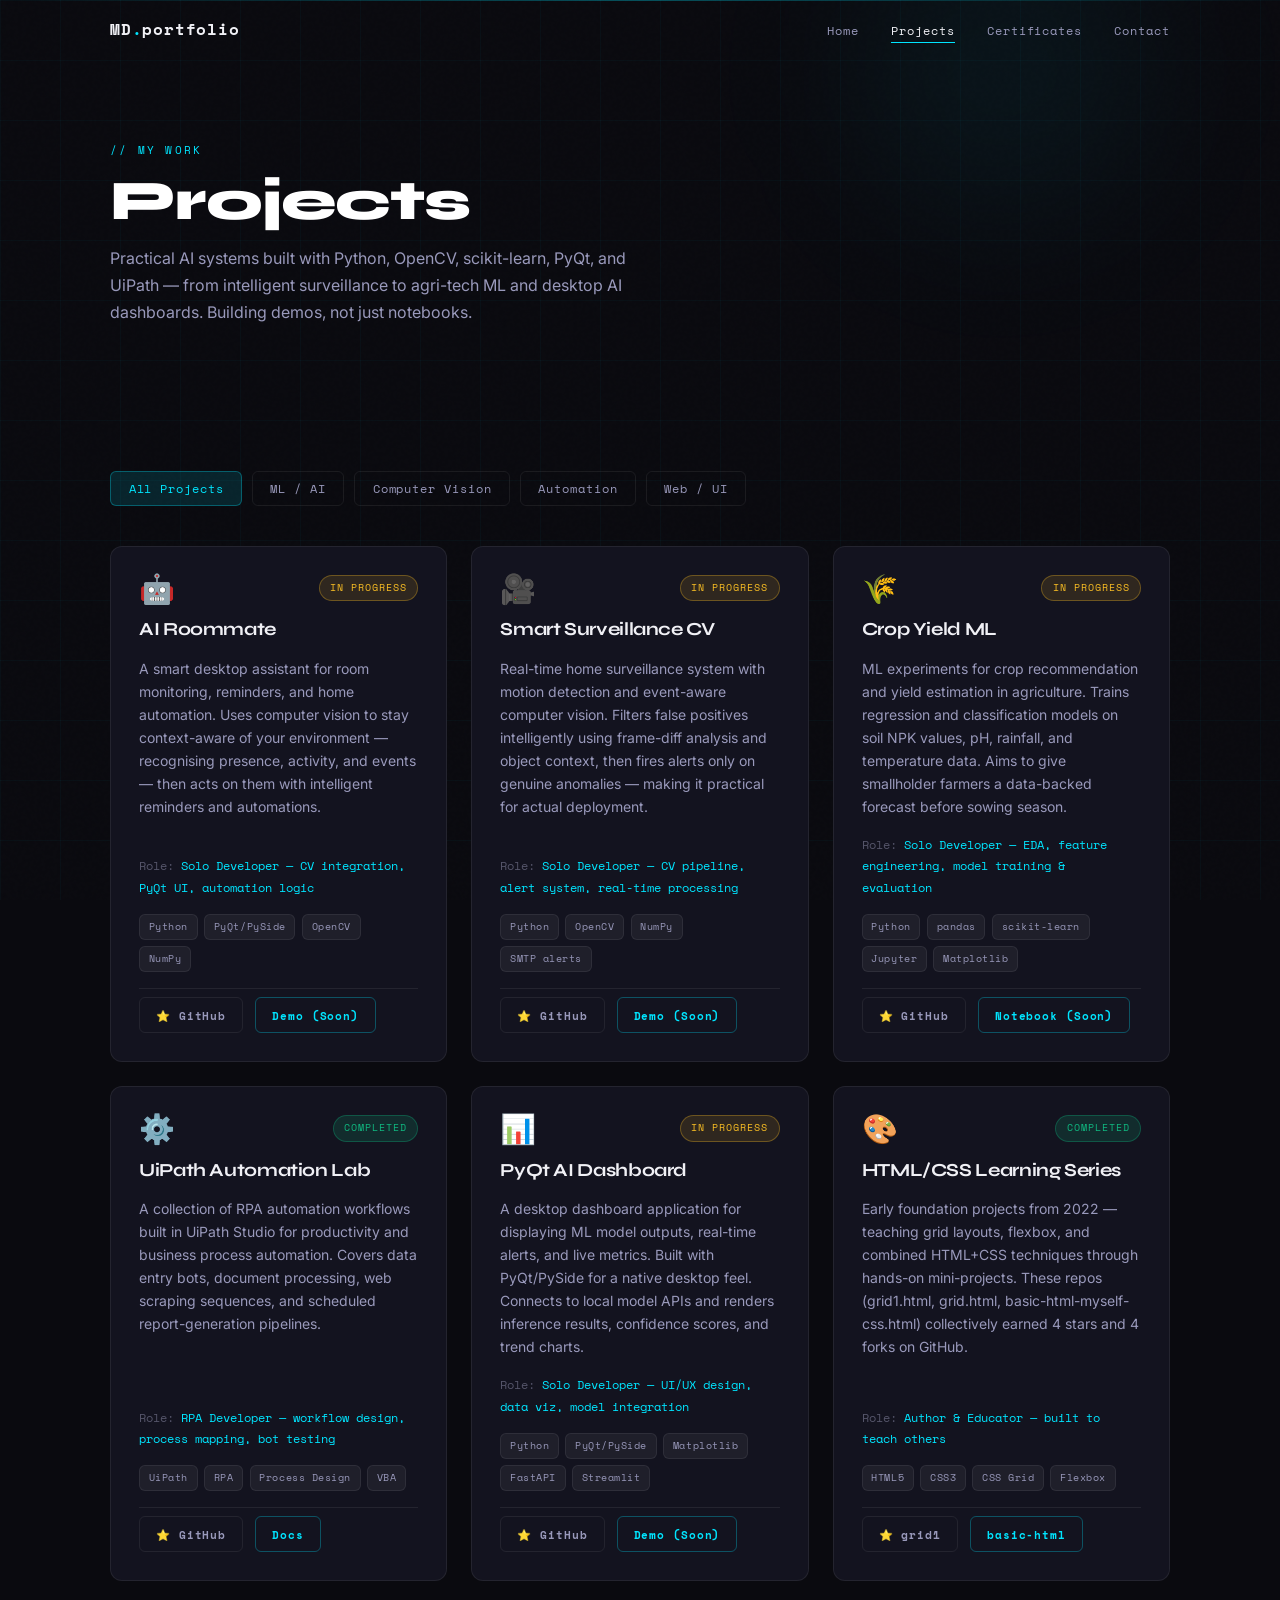
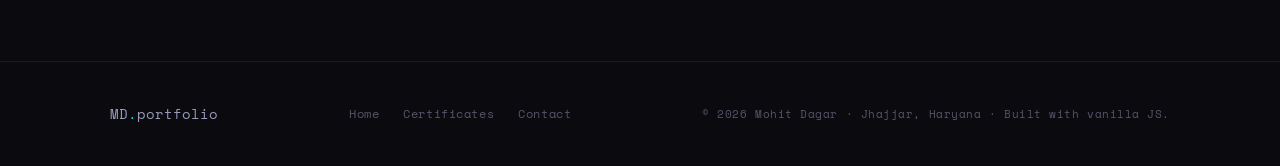
<file: projects.html>
<!DOCTYPE html>
<html lang="en">
<head>
  <meta charset="UTF-8" />
  <meta name="viewport" content="width=device-width, initial-scale=1.0" />
  <meta name="description" content="Mohit Dagar's projects — AI Roommate, Smart Surveillance CV, Crop Yield ML, UiPath Automation Lab, PyQt AI Dashboard." />
  <title>Projects — Mohit Dagar</title>
  <link rel="stylesheet" href="styles.css" />
  <link rel="icon" href="data:image/svg+xml,<svg xmlns='http://www.w3.org/2000/svg' viewBox='0 0 100 100'><text y='.9em' font-size='90'>🤖</text></svg>" />
</head>
<body>

  <header class="navbar" id="navbar">
    <div class="container">
      <nav class="nav-inner">
        <a href="index.html" class="nav-logo">MD<span>.</span>portfolio</a>
        <ul class="nav-links">
          <li><a href="index.html">Home</a></li>
          <li><a href="projects.html">Projects</a></li>
          <li><a href="certificates.html">Certificates</a></li>
          <li><a href="contact.html">Contact</a></li>
        </ul>
        <button class="hamburger" aria-label="Toggle navigation"><span></span><span></span><span></span></button>
      </nav>
      <div class="mobile-nav">
        <a href="index.html">Home</a>
        <a href="projects.html">Projects</a>
        <a href="certificates.html">Certificates</a>
        <a href="contact.html">Contact</a>
      </div>
    </div>
  </header>

  <main>

    <section class="page-hero">
      <div class="orb orb-1"></div>
      <div class="container">
        <span class="section-label">// my work</span>
        <h1>Projects</h1>
        <p>
          Practical AI systems built with Python, OpenCV, scikit-learn, PyQt, and UiPath —
          from intelligent surveillance to agri-tech ML and desktop AI dashboards.
          Building demos, not just notebooks.
        </p>
      </div>
    </section>

    <section class="section" aria-label="Project list">
      <div class="container">

        <div class="filter-bar reveal" role="group" aria-label="Filter projects">
          <button class="filter-btn active" data-filter="all">All Projects</button>
          <button class="filter-btn" data-filter="ml-ai">ML / AI</button>
          <button class="filter-btn" data-filter="cv">Computer Vision</button>
          <button class="filter-btn" data-filter="automation">Automation</button>
          <button class="filter-btn" data-filter="web">Web / UI</button>
        </div>

        <div class="grid-3" id="projects-grid">

          <!-- ── 1: AI Roommate ── -->
          <article class="project-card reveal" data-category="cv">
            <div class="project-header">
              <span class="project-icon">🤖</span>
              <span class="project-status status-progress">In Progress</span>
            </div>
            <h3 class="project-title">AI Roommate</h3>
            <p class="project-desc">
              A smart desktop assistant for room monitoring, reminders, and home
              automation. Uses computer vision to stay context-aware of your
              environment — recognising presence, activity, and events — then
              acts on them with intelligent reminders and automations.
            </p>
            <p class="project-role">Role: <span>Solo Developer — CV integration, PyQt UI, automation logic</span></p>
            <div class="tech-stack">
              <span class="tech-tag">Python</span>
              <span class="tech-tag">PyQt/PySide</span>
              <span class="tech-tag">OpenCV</span>
              <span class="tech-tag">NumPy</span>
            </div>
            <div class="project-links">
              <a href="https://github.com/Mohit-Dagar" target="_blank" rel="noopener" class="btn btn-ghost btn-sm">⭐ GitHub</a>
              <a href="#" class="btn btn-outline btn-sm">Demo (Soon)</a>
            </div>
          </article>

          <!-- ── 2: Smart Surveillance CV ── -->
          <article class="project-card reveal reveal-delay-1" data-category="cv">
            <div class="project-header">
              <span class="project-icon">🎥</span>
              <span class="project-status status-progress">In Progress</span>
            </div>
            <h3 class="project-title">Smart Surveillance CV</h3>
            <p class="project-desc">
              Real-time home surveillance system with motion detection and
              event-aware computer vision. Filters false positives intelligently
              using frame-diff analysis and object context, then fires alerts only
              on genuine anomalies — making it practical for actual deployment.
            </p>
            <p class="project-role">Role: <span>Solo Developer — CV pipeline, alert system, real-time processing</span></p>
            <div class="tech-stack">
              <span class="tech-tag">Python</span>
              <span class="tech-tag">OpenCV</span>
              <span class="tech-tag">NumPy</span>
              <span class="tech-tag">SMTP alerts</span>
            </div>
            <div class="project-links">
              <a href="https://github.com/Mohit-Dagar" target="_blank" rel="noopener" class="btn btn-ghost btn-sm">⭐ GitHub</a>
              <a href="#" class="btn btn-outline btn-sm">Demo (Soon)</a>
            </div>
          </article>

          <!-- ── 3: Crop Yield ML ── -->
          <article class="project-card reveal reveal-delay-2" data-category="ml-ai">
            <div class="project-header">
              <span class="project-icon">🌾</span>
              <span class="project-status status-progress">In Progress</span>
            </div>
            <h3 class="project-title">Crop Yield ML</h3>
            <p class="project-desc">
              ML experiments for crop recommendation and yield estimation in
              agriculture. Trains regression and classification models on soil
              NPK values, pH, rainfall, and temperature data. Aims to give
              smallholder farmers a data-backed forecast before sowing season.
            </p>
            <p class="project-role">Role: <span>Solo Developer — EDA, feature engineering, model training &amp; evaluation</span></p>
            <div class="tech-stack">
              <span class="tech-tag">Python</span>
              <span class="tech-tag">pandas</span>
              <span class="tech-tag">scikit-learn</span>
              <span class="tech-tag">Jupyter</span>
              <span class="tech-tag">Matplotlib</span>
            </div>
            <div class="project-links">
              <a href="https://github.com/Mohit-Dagar/cipherschool" target="_blank" rel="noopener" class="btn btn-ghost btn-sm">⭐ GitHub</a>
              <a href="#" class="btn btn-outline btn-sm">Notebook (Soon)</a>
            </div>
          </article>

          <!-- ── 4: UiPath Automation Lab ── -->
          <article class="project-card reveal" data-category="automation">
            <div class="project-header">
              <span class="project-icon">⚙️</span>
              <span class="project-status status-completed">Completed</span>
            </div>
            <h3 class="project-title">UiPath Automation Lab</h3>
            <p class="project-desc">
              A collection of RPA automation workflows built in UiPath Studio for
              productivity and business process automation. Covers data entry bots,
              document processing, web scraping sequences, and scheduled
              report-generation pipelines.
            </p>
            <p class="project-role">Role: <span>RPA Developer — workflow design, process mapping, bot testing</span></p>
            <div class="tech-stack">
              <span class="tech-tag">UiPath</span>
              <span class="tech-tag">RPA</span>
              <span class="tech-tag">Process Design</span>
              <span class="tech-tag">VBA</span>
            </div>
            <div class="project-links">
              <a href="https://github.com/Mohit-Dagar/Finish66" target="_blank" rel="noopener" class="btn btn-ghost btn-sm">⭐ GitHub</a>
              <a href="#" class="btn btn-outline btn-sm">Docs</a>
            </div>
          </article>

          <!-- ── 5: PyQt AI Dashboard ── -->
          <article class="project-card reveal reveal-delay-1" data-category="ml-ai">
            <div class="project-header">
              <span class="project-icon">📊</span>
              <span class="project-status status-progress">In Progress</span>
            </div>
            <h3 class="project-title">PyQt AI Dashboard</h3>
            <p class="project-desc">
              A desktop dashboard application for displaying ML model outputs,
              real-time alerts, and live metrics. Built with PyQt/PySide for a
              native desktop feel. Connects to local model APIs and renders
              inference results, confidence scores, and trend charts.
            </p>
            <p class="project-role">Role: <span>Solo Developer — UI/UX design, data viz, model integration</span></p>
            <div class="tech-stack">
              <span class="tech-tag">Python</span>
              <span class="tech-tag">PyQt/PySide</span>
              <span class="tech-tag">Matplotlib</span>
              <span class="tech-tag">FastAPI</span>
              <span class="tech-tag">Streamlit</span>
            </div>
            <div class="project-links">
              <a href="https://github.com/Mohit-Dagar" target="_blank" rel="noopener" class="btn btn-ghost btn-sm">⭐ GitHub</a>
              <a href="#" class="btn btn-outline btn-sm">Demo (Soon)</a>
            </div>
          </article>

          <!-- ── 6: Early HTML/CSS Work ── -->
          <article class="project-card reveal reveal-delay-2" data-category="web">
            <div class="project-header">
              <span class="project-icon">🎨</span>
              <span class="project-status status-completed">Completed</span>
            </div>
            <h3 class="project-title">HTML/CSS Learning Series</h3>
            <p class="project-desc">
              Early foundation projects from 2022 — teaching grid layouts, flexbox,
              and combined HTML+CSS techniques through hands-on mini-projects.
              These repos (grid1.html, grid.html, basic-html-myself-css.html)
              collectively earned 4 stars and 4 forks on GitHub.
            </p>
            <p class="project-role">Role: <span>Author &amp; Educator — built to teach others</span></p>
            <div class="tech-stack">
              <span class="tech-tag">HTML5</span>
              <span class="tech-tag">CSS3</span>
              <span class="tech-tag">CSS Grid</span>
              <span class="tech-tag">Flexbox</span>
            </div>
            <div class="project-links">
              <a href="https://github.com/Mohit-Dagar/grid1.html" target="_blank" rel="noopener" class="btn btn-ghost btn-sm">⭐ grid1</a>
              <a href="https://github.com/Mohit-Dagar/basic-html-myself-css.html" target="_blank" rel="noopener" class="btn btn-outline btn-sm">basic-html</a>
            </div>
          </article>

        </div>

      </div>
    </section>

  </main>

  <footer>
    <div class="container">
      <div class="footer-inner">
        <span class="footer-logo">MD<span>.</span>portfolio</span>
        <nav class="footer-links">
          <a href="index.html">Home</a>
          <a href="certificates.html">Certificates</a>
          <a href="contact.html">Contact</a>
        </nav>
        <p class="footer-copy">© 2026 Mohit Dagar · Jhajjar, Haryana · Built with vanilla JS.</p>
      </div>
    </div>
  </footer>

  <script src="script.js"></script>
</body>
</html>
</file>
<file: styles.css>
/* ============================================================
   MOHIT DAGAR — AI PORTFOLIO
   styles.css  |  Dark Theme  |  Mobile-First
   ============================================================ */

/* ── Google Fonts ── */
@import url('https://fonts.googleapis.com/css2?family=Space+Mono:ital,wght@0,400;0,700;1,400&family=Syne:wght@400;600;700;800&family=Inter:wght@300;400;500&display=swap');

/* ══════════════════════════════════════════════
   1. CSS VARIABLES
══════════════════════════════════════════════ */
:root {
  --bg-primary:    #0a0a0f;
  --bg-secondary:  #0f0f1a;
  --bg-card:       #13131f;
  --bg-card-hover: #1a1a2e;

  --accent:        #00e5ff;
  --accent-dim:    rgba(0, 229, 255, 0.12);
  --accent-glow:   rgba(0, 229, 255, 0.35);

  --purple:        #7c3aed;
  --purple-dim:    rgba(124, 58, 237, 0.15);

  --text-primary:  #f0f0f5;
  --text-secondary:#9999bb;
  --text-muted:    #55556a;

  --border:        rgba(255,255,255,0.07);
  --border-accent: rgba(0, 229, 255, 0.3);

  --radius-sm:     6px;
  --radius-md:     12px;
  --radius-lg:     20px;

  --transition:    0.3s cubic-bezier(0.4, 0, 0.2, 1);
  --transition-slow: 0.6s cubic-bezier(0.4, 0, 0.2, 1);

  --font-display:  'Syne', sans-serif;
  --font-mono:     'Space Mono', monospace;
  --font-body:     'Inter', sans-serif;

  --shadow-card:   0 4px 24px rgba(0,0,0,0.4);
  --shadow-glow:   0 0 30px var(--accent-glow);
}

/* ══════════════════════════════════════════════
   2. RESET & BASE
══════════════════════════════════════════════ */
*, *::before, *::after { box-sizing: border-box; margin: 0; padding: 0; }

html { scroll-behavior: smooth; font-size: 16px; }

body {
  background-color: var(--bg-primary);
  color: var(--text-primary);
  font-family: var(--font-body);
  font-weight: 400;
  line-height: 1.7;
  overflow-x: hidden;
}

/* Subtle noise texture overlay */
body::before {
  content: '';
  position: fixed;
  inset: 0;
  background-image: url("data:image/svg+xml,%3Csvg viewBox='0 0 256 256' xmlns='http://www.w3.org/2000/svg'%3E%3Cfilter id='noise'%3E%3CfeTurbulence type='fractalNoise' baseFrequency='0.9' numOctaves='4' stitchTiles='stitch'/%3E%3C/filter%3E%3Crect width='100%25' height='100%25' filter='url(%23noise)' opacity='0.03'/%3E%3C/svg%3E");
  pointer-events: none;
  z-index: 0;
  opacity: 0.4;
}

/* Grid background pattern */
body::after {
  content: '';
  position: fixed;
  inset: 0;
  background-image:
    linear-gradient(rgba(0,229,255,0.03) 1px, transparent 1px),
    linear-gradient(90deg, rgba(0,229,255,0.03) 1px, transparent 1px);
  background-size: 60px 60px;
  pointer-events: none;
  z-index: 0;
}

main { position: relative; z-index: 1; }

a { color: var(--accent); text-decoration: none; transition: color var(--transition); }
a:hover { color: #fff; }

img { max-width: 100%; display: block; }

ul { list-style: none; }

/* ══════════════════════════════════════════════
   3. TYPOGRAPHY
══════════════════════════════════════════════ */
h1, h2, h3, h4 {
  font-family: var(--font-display);
  font-weight: 800;
  line-height: 1.15;
  letter-spacing: -0.02em;
}

h1 { font-size: clamp(2.4rem, 7vw, 5rem); }
h2 { font-size: clamp(1.8rem, 4vw, 2.8rem); }
h3 { font-size: clamp(1.1rem, 2.5vw, 1.4rem); }

.mono { font-family: var(--font-mono); }

.section-label {
  font-family: var(--font-mono);
  font-size: 0.7rem;
  letter-spacing: 0.2em;
  text-transform: uppercase;
  color: var(--accent);
  display: block;
  margin-bottom: 0.6rem;
}

/* ══════════════════════════════════════════════
   4. LAYOUT UTILITIES
══════════════════════════════════════════════ */
.container {
  width: 100%;
  max-width: 1100px;
  margin: 0 auto;
  padding: 0 1.25rem;
}

.section {
  padding: 5rem 0;
}

.section-header {
  margin-bottom: 3rem;
}

.grid-2 { display: grid; gap: 1.5rem; }
.grid-3 { display: grid; gap: 1.5rem; }

@media (min-width: 640px) {
  .grid-2 { grid-template-columns: repeat(2, 1fr); }
  .grid-3 { grid-template-columns: repeat(2, 1fr); }
}
@media (min-width: 900px) {
  .grid-3 { grid-template-columns: repeat(3, 1fr); }
}

/* ══════════════════════════════════════════════
   5. BUTTONS
══════════════════════════════════════════════ */
.btn {
  display: inline-flex;
  align-items: center;
  gap: 0.5rem;
  padding: 0.75rem 1.75rem;
  border-radius: var(--radius-sm);
  font-family: var(--font-mono);
  font-size: 0.8rem;
  font-weight: 700;
  letter-spacing: 0.08em;
  cursor: pointer;
  border: none;
  transition: all var(--transition);
  position: relative;
  overflow: hidden;
}

.btn::before {
  content: '';
  position: absolute;
  inset: 0;
  background: rgba(255,255,255,0.06);
  opacity: 0;
  transition: opacity var(--transition);
}
.btn:hover::before { opacity: 1; }

.btn-primary {
  background: var(--accent);
  color: #000;
}
.btn-primary:hover {
  background: #fff;
  color: #000;
  box-shadow: var(--shadow-glow);
  transform: translateY(-2px);
}

.btn-outline {
  background: transparent;
  color: var(--accent);
  border: 1.5px solid var(--border-accent);
}
.btn-outline:hover {
  background: var(--accent-dim);
  transform: translateY(-2px);
  box-shadow: 0 0 15px var(--accent-glow);
}

.btn-ghost {
  background: transparent;
  color: var(--text-secondary);
  border: 1.5px solid var(--border);
}
.btn-ghost:hover {
  color: var(--text-primary);
  border-color: rgba(255,255,255,0.2);
  transform: translateY(-2px);
}

.btn-sm {
  padding: 0.45rem 1rem;
  font-size: 0.7rem;
}

/* ══════════════════════════════════════════════
   6. NAVBAR
══════════════════════════════════════════════ */
.navbar {
  position: fixed;
  top: 0;
  left: 0;
  right: 0;
  z-index: 1000;
  padding: 1rem 0;
  transition: all var(--transition);
}

.navbar.scrolled {
  background: rgba(10, 10, 15, 0.9);
  backdrop-filter: blur(20px);
  -webkit-backdrop-filter: blur(20px);
  border-bottom: 1px solid var(--border);
  padding: 0.75rem 0;
}

.nav-inner {
  display: flex;
  align-items: center;
  justify-content: space-between;
}

.nav-logo {
  font-family: var(--font-mono);
  font-size: 1rem;
  font-weight: 700;
  color: var(--text-primary);
  letter-spacing: 0.05em;
}

.nav-logo span { color: var(--accent); }

.nav-links {
  display: flex;
  align-items: center;
  gap: 2rem;
}

.nav-links a {
  font-family: var(--font-mono);
  font-size: 0.75rem;
  letter-spacing: 0.08em;
  color: var(--text-secondary);
  transition: color var(--transition);
  position: relative;
}

.nav-links a::after {
  content: '';
  position: absolute;
  bottom: -4px;
  left: 0;
  width: 0;
  height: 1px;
  background: var(--accent);
  transition: width var(--transition);
}

.nav-links a:hover,
.nav-links a.active {
  color: var(--text-primary);
}

.nav-links a:hover::after,
.nav-links a.active::after { width: 100%; }

/* Hamburger */
.hamburger {
  display: none;
  flex-direction: column;
  gap: 5px;
  cursor: pointer;
  padding: 4px;
  background: none;
  border: none;
}

.hamburger span {
  display: block;
  width: 22px;
  height: 1.5px;
  background: var(--text-primary);
  transition: all var(--transition);
  transform-origin: center;
}

.hamburger.open span:nth-child(1) { transform: translateY(6.5px) rotate(45deg); }
.hamburger.open span:nth-child(2) { opacity: 0; transform: scaleX(0); }
.hamburger.open span:nth-child(3) { transform: translateY(-6.5px) rotate(-45deg); }

/* Mobile nav */
.mobile-nav {
  display: none;
  flex-direction: column;
  gap: 0;
  background: rgba(10, 10, 15, 0.97);
  backdrop-filter: blur(20px);
  border-top: 1px solid var(--border);
  padding: 1rem 0;
  position: absolute;
  top: 100%;
  left: 0;
  right: 0;
}

.mobile-nav.open { display: flex; }

.mobile-nav a {
  font-family: var(--font-mono);
  font-size: 0.8rem;
  color: var(--text-secondary);
  padding: 0.85rem 1.5rem;
  border-bottom: 1px solid var(--border);
  transition: all var(--transition);
}

.mobile-nav a:hover,
.mobile-nav a.active {
  color: var(--accent);
  background: var(--accent-dim);
}

@media (max-width: 700px) {
  .nav-links { display: none; }
  .hamburger { display: flex; }
}

/* ══════════════════════════════════════════════
   7. HERO SECTION
══════════════════════════════════════════════ */
.hero {
  min-height: 100vh;
  display: flex;
  align-items: center;
  padding-top: 80px;
  position: relative;
  overflow: hidden;
}

/* Radial glow behind hero */
.hero::before {
  content: '';
  position: absolute;
  top: 20%;
  left: 50%;
  transform: translateX(-50%);
  width: 700px;
  height: 500px;
  background: radial-gradient(ellipse, rgba(0,229,255,0.07) 0%, transparent 70%);
  pointer-events: none;
}

.hero::after {
  content: '';
  position: absolute;
  bottom: 10%;
  right: -10%;
  width: 400px;
  height: 400px;
  background: radial-gradient(ellipse, rgba(124,58,237,0.08) 0%, transparent 70%);
  pointer-events: none;
}

.hero-inner {
  display: flex;
  flex-direction: column;
  gap: 2rem;
}

.hero-badge {
  display: inline-flex;
  align-items: center;
  gap: 0.5rem;
  background: var(--accent-dim);
  border: 1px solid var(--border-accent);
  border-radius: 999px;
  padding: 0.35rem 1rem;
  font-family: var(--font-mono);
  font-size: 0.7rem;
  color: var(--accent);
  letter-spacing: 0.1em;
  width: fit-content;
  animation: fadeSlideUp 0.8s ease both;
}

.hero-badge .dot {
  width: 6px;
  height: 6px;
  border-radius: 50%;
  background: var(--accent);
  animation: pulse 2s ease infinite;
}

.hero-title {
  animation: fadeSlideUp 0.8s 0.15s ease both;
}

.hero-title .name {
  display: block;
  background: linear-gradient(135deg, #fff 30%, var(--accent) 100%);
  -webkit-background-clip: text;
  -webkit-text-fill-color: transparent;
  background-clip: text;
}

.hero-sub {
  font-family: var(--font-mono);
  font-size: clamp(0.85rem, 2vw, 1.05rem);
  color: var(--accent);
  letter-spacing: 0.05em;
  animation: fadeSlideUp 0.8s 0.25s ease both;
}

.hero-desc {
  max-width: 560px;
  color: var(--text-secondary);
  font-size: 1.05rem;
  animation: fadeSlideUp 0.8s 0.35s ease both;
}

.hero-desc strong { color: var(--text-primary); font-weight: 500; }

.hero-cta {
  display: flex;
  flex-wrap: wrap;
  gap: 1rem;
  animation: fadeSlideUp 0.8s 0.45s ease both;
}

.hero-stats {
  display: flex;
  gap: 2.5rem;
  flex-wrap: wrap;
  animation: fadeSlideUp 0.8s 0.55s ease both;
  padding-top: 1rem;
  border-top: 1px solid var(--border);
}

.stat-item {
  display: flex;
  flex-direction: column;
  gap: 0.2rem;
}

.stat-num {
  font-family: var(--font-display);
  font-size: 1.8rem;
  font-weight: 800;
  color: var(--accent);
  line-height: 1;
}

.stat-label {
  font-size: 0.72rem;
  color: var(--text-muted);
  font-family: var(--font-mono);
  letter-spacing: 0.08em;
  text-transform: uppercase;
}

/* Scroll indicator */
.scroll-hint {
  position: absolute;
  bottom: 2rem;
  left: 50%;
  transform: translateX(-50%);
  display: flex;
  flex-direction: column;
  align-items: center;
  gap: 0.5rem;
  font-family: var(--font-mono);
  font-size: 0.65rem;
  color: var(--text-muted);
  letter-spacing: 0.15em;
  text-transform: uppercase;
  animation: fadeIn 1.5s 1s ease both;
}

.scroll-line {
  width: 1px;
  height: 40px;
  background: linear-gradient(to bottom, var(--accent), transparent);
  animation: scrollPulse 2s ease infinite;
}

/* ══════════════════════════════════════════════
   8. SKILLS SECTION
══════════════════════════════════════════════ */
.skills-grid {
  display: grid;
  grid-template-columns: repeat(auto-fit, minmax(200px, 1fr));
  gap: 1.25rem;
}

.skill-card {
  background: var(--bg-card);
  border: 1px solid var(--border);
  border-radius: var(--radius-md);
  padding: 1.75rem 1.5rem;
  display: flex;
  flex-direction: column;
  gap: 1rem;
  transition: all var(--transition);
  cursor: default;
  position: relative;
  overflow: hidden;
}

.skill-card::before {
  content: '';
  position: absolute;
  top: 0;
  left: 0;
  right: 0;
  height: 2px;
  background: linear-gradient(90deg, transparent, var(--accent), transparent);
  opacity: 0;
  transition: opacity var(--transition);
}

.skill-card:hover {
  border-color: var(--border-accent);
  background: var(--bg-card-hover);
  transform: translateY(-4px);
  box-shadow: var(--shadow-card), 0 0 20px var(--accent-glow);
}

.skill-card:hover::before { opacity: 1; }

.skill-icon {
  font-size: 2rem;
  line-height: 1;
}

.skill-name {
  font-family: var(--font-display);
  font-size: 1.05rem;
  font-weight: 700;
  color: var(--text-primary);
}

.skill-desc {
  font-size: 0.82rem;
  color: var(--text-secondary);
  line-height: 1.5;
}

.skill-bar-wrap {
  display: flex;
  flex-direction: column;
  gap: 0.3rem;
}

.skill-bar-label {
  display: flex;
  justify-content: space-between;
  font-family: var(--font-mono);
  font-size: 0.65rem;
  color: var(--text-muted);
  letter-spacing: 0.05em;
}

.skill-bar {
  height: 3px;
  background: var(--border);
  border-radius: 999px;
  overflow: hidden;
}

.skill-bar-fill {
  height: 100%;
  background: linear-gradient(90deg, var(--accent), var(--purple));
  border-radius: 999px;
  width: 0;
  transition: width 1.2s cubic-bezier(0.4, 0, 0.2, 1);
}

/* ══════════════════════════════════════════════
   9. PROJECT CARDS (shared between pages)
══════════════════════════════════════════════ */
.project-card {
  background: var(--bg-card);
  border: 1px solid var(--border);
  border-radius: var(--radius-md);
  padding: 1.75rem;
  display: flex;
  flex-direction: column;
  gap: 1rem;
  transition: all var(--transition);
  position: relative;
  overflow: hidden;
}

.project-card::after {
  content: '';
  position: absolute;
  inset: 0;
  background: radial-gradient(circle at top right, var(--accent-dim), transparent 70%);
  opacity: 0;
  transition: opacity var(--transition-slow);
  pointer-events: none;
}

.project-card:hover {
  border-color: var(--border-accent);
  transform: translateY(-5px);
  box-shadow: var(--shadow-card), 0 0 25px var(--accent-glow);
}

.project-card:hover::after { opacity: 1; }

.project-header {
  display: flex;
  justify-content: space-between;
  align-items: flex-start;
  gap: 0.75rem;
}

.project-icon {
  font-size: 1.8rem;
  line-height: 1;
}

.project-status {
  font-family: var(--font-mono);
  font-size: 0.62rem;
  letter-spacing: 0.1em;
  text-transform: uppercase;
  padding: 0.25rem 0.65rem;
  border-radius: 999px;
  white-space: nowrap;
}

.status-completed {
  background: rgba(16, 185, 129, 0.15);
  color: #10b981;
  border: 1px solid rgba(16, 185, 129, 0.3);
}

.status-progress {
  background: rgba(251, 191, 36, 0.12);
  color: #fbbf24;
  border: 1px solid rgba(251, 191, 36, 0.3);
}

.status-planned {
  background: rgba(99, 102, 241, 0.12);
  color: #818cf8;
  border: 1px solid rgba(99, 102, 241, 0.3);
}

.project-title {
  font-family: var(--font-display);
  font-size: 1.15rem;
  font-weight: 700;
  color: var(--text-primary);
}

.project-desc {
  font-size: 0.875rem;
  color: var(--text-secondary);
  line-height: 1.65;
  flex: 1;
}

.project-role {
  font-size: 0.78rem;
  color: var(--text-muted);
  font-family: var(--font-mono);
}

.project-role span { color: var(--accent); }

.tech-stack {
  display: flex;
  flex-wrap: wrap;
  gap: 0.4rem;
}

.tech-tag {
  font-family: var(--font-mono);
  font-size: 0.65rem;
  letter-spacing: 0.05em;
  color: var(--text-secondary);
  background: rgba(255,255,255,0.05);
  border: 1px solid var(--border);
  border-radius: var(--radius-sm);
  padding: 0.2rem 0.55rem;
  transition: all var(--transition);
}

.project-card:hover .tech-tag {
  border-color: var(--border-accent);
  color: var(--accent);
}

.project-links {
  display: flex;
  gap: 0.75rem;
  padding-top: 0.5rem;
  border-top: 1px solid var(--border);
}

/* ══════════════════════════════════════════════
   10. FILTER BUTTONS
══════════════════════════════════════════════ */
.filter-bar {
  display: flex;
  flex-wrap: wrap;
  gap: 0.6rem;
  margin-bottom: 2.5rem;
}

.filter-btn {
  font-family: var(--font-mono);
  font-size: 0.72rem;
  letter-spacing: 0.08em;
  padding: 0.5rem 1.1rem;
  border-radius: var(--radius-sm);
  border: 1.5px solid var(--border);
  background: transparent;
  color: var(--text-secondary);
  cursor: pointer;
  transition: all var(--transition);
}

.filter-btn:hover,
.filter-btn.active {
  background: var(--accent-dim);
  border-color: var(--border-accent);
  color: var(--accent);
}

/* ══════════════════════════════════════════════
   11. CERTIFICATE CARDS
══════════════════════════════════════════════ */
.cert-card {
  background: var(--bg-card);
  border: 1px solid var(--border);
  border-radius: var(--radius-md);
  padding: 1.75rem;
  display: flex;
  flex-direction: column;
  gap: 0.85rem;
  transition: all var(--transition);
  position: relative;
  overflow: hidden;
}

.cert-card::before {
  content: '';
  position: absolute;
  left: 0;
  top: 0;
  bottom: 0;
  width: 3px;
  background: linear-gradient(to bottom, var(--accent), var(--purple));
  opacity: 0;
  transition: opacity var(--transition);
}

.cert-card:hover {
  border-color: var(--border-accent);
  background: var(--bg-card-hover);
  transform: translateY(-4px);
  box-shadow: var(--shadow-card);
}

.cert-card:hover::before { opacity: 1; }

.cert-header {
  display: flex;
  align-items: flex-start;
  gap: 1rem;
}

.cert-icon {
  font-size: 1.6rem;
  flex-shrink: 0;
  margin-top: 0.1rem;
}

.cert-title {
  font-family: var(--font-display);
  font-size: 1rem;
  font-weight: 700;
  color: var(--text-primary);
  line-height: 1.3;
}

.cert-provider {
  font-size: 0.8rem;
  color: var(--accent);
  font-family: var(--font-mono);
}

.cert-date {
  font-size: 0.72rem;
  color: var(--text-muted);
  font-family: var(--font-mono);
  letter-spacing: 0.05em;
}

.cert-summary {
  font-size: 0.83rem;
  color: var(--text-secondary);
  line-height: 1.6;
  flex: 1;
}

/* ══════════════════════════════════════════════
   12. CONTACT FORM
══════════════════════════════════════════════ */
.contact-layout {
  display: grid;
  gap: 3rem;
}

@media (min-width: 768px) {
  .contact-layout { grid-template-columns: 1fr 1.4fr; align-items: start; }
}

.contact-info {
  display: flex;
  flex-direction: column;
  gap: 1.5rem;
}

.contact-info h3 {
  font-size: 1.3rem;
  color: var(--text-primary);
}

.contact-info p {
  color: var(--text-secondary);
  font-size: 0.9rem;
  line-height: 1.7;
}

.contact-detail {
  display: flex;
  align-items: center;
  gap: 0.75rem;
  font-size: 0.85rem;
  color: var(--text-secondary);
}

.contact-detail .icon { font-size: 1.1rem; }

.contact-socials {
  display: flex;
  gap: 0.75rem;
}

.social-link {
  display: flex;
  align-items: center;
  gap: 0.4rem;
  font-family: var(--font-mono);
  font-size: 0.72rem;
  color: var(--text-secondary);
  border: 1px solid var(--border);
  border-radius: var(--radius-sm);
  padding: 0.5rem 0.85rem;
  transition: all var(--transition);
  letter-spacing: 0.05em;
}

.social-link:hover {
  color: var(--accent);
  border-color: var(--border-accent);
  background: var(--accent-dim);
  transform: translateY(-2px);
}

.open-badge {
  display: inline-flex;
  align-items: center;
  gap: 0.5rem;
  background: rgba(16, 185, 129, 0.1);
  border: 1px solid rgba(16, 185, 129, 0.3);
  border-radius: var(--radius-sm);
  padding: 0.5rem 1rem;
  font-family: var(--font-mono);
  font-size: 0.72rem;
  color: #10b981;
  letter-spacing: 0.05em;
}

.open-badge .dot {
  width: 6px;
  height: 6px;
  border-radius: 50%;
  background: #10b981;
  animation: pulse 2s ease infinite;
}

/* Form */
.contact-form {
  display: flex;
  flex-direction: column;
  gap: 1.1rem;
}

.form-group {
  display: flex;
  flex-direction: column;
  gap: 0.4rem;
}

.form-group label {
  font-family: var(--font-mono);
  font-size: 0.7rem;
  letter-spacing: 0.1em;
  text-transform: uppercase;
  color: var(--text-secondary);
}

.form-group input,
.form-group textarea {
  background: var(--bg-card);
  border: 1.5px solid var(--border);
  border-radius: var(--radius-sm);
  padding: 0.85rem 1rem;
  color: var(--text-primary);
  font-family: var(--font-body);
  font-size: 0.9rem;
  transition: border-color var(--transition), box-shadow var(--transition);
  outline: none;
  resize: vertical;
}

.form-group input:focus,
.form-group textarea:focus {
  border-color: var(--border-accent);
  box-shadow: 0 0 0 3px var(--accent-dim);
}

.form-group input.error,
.form-group textarea.error {
  border-color: #ef4444;
}

.form-error {
  font-size: 0.72rem;
  color: #ef4444;
  font-family: var(--font-mono);
  display: none;
}

.form-error.show { display: block; }

.form-group textarea { min-height: 140px; }

.form-success {
  display: none;
  background: rgba(16, 185, 129, 0.1);
  border: 1px solid rgba(16, 185, 129, 0.3);
  border-radius: var(--radius-sm);
  padding: 1rem;
  text-align: center;
  font-family: var(--font-mono);
  font-size: 0.8rem;
  color: #10b981;
  letter-spacing: 0.05em;
}

.form-success.show { display: block; }

/* ══════════════════════════════════════════════
   13. PAGE HERO (inner pages)
══════════════════════════════════════════════ */
.page-hero {
  padding: 140px 0 4rem;
  position: relative;
}

.page-hero::before {
  content: '';
  position: absolute;
  top: 0;
  left: 0;
  right: 0;
  height: 1px;
  background: linear-gradient(90deg, transparent, var(--border-accent), transparent);
}

.page-hero h1 {
  font-size: clamp(2rem, 5vw, 3.5rem);
  background: linear-gradient(135deg, #fff 50%, var(--accent));
  -webkit-background-clip: text;
  -webkit-text-fill-color: transparent;
  background-clip: text;
}

.page-hero p {
  max-width: 520px;
  color: var(--text-secondary);
  margin-top: 0.75rem;
  font-size: 1rem;
}

/* ══════════════════════════════════════════════
   14. DIVIDER
══════════════════════════════════════════════ */
.divider {
  width: 100%;
  height: 1px;
  background: linear-gradient(90deg, transparent, var(--border), transparent);
  margin: 1rem 0;
}

/* ══════════════════════════════════════════════
   15. FOOTER
══════════════════════════════════════════════ */
footer {
  border-top: 1px solid var(--border);
  padding: 2.5rem 0;
  position: relative;
  z-index: 1;
}

.footer-inner {
  display: flex;
  flex-wrap: wrap;
  justify-content: space-between;
  align-items: center;
  gap: 1.5rem;
}

.footer-logo {
  font-family: var(--font-mono);
  font-size: 0.9rem;
  color: var(--text-secondary);
}

.footer-logo span { color: var(--accent); }

.footer-links {
  display: flex;
  gap: 1.5rem;
}

.footer-links a {
  font-family: var(--font-mono);
  font-size: 0.72rem;
  color: var(--text-muted);
  letter-spacing: 0.05em;
  transition: color var(--transition);
}

.footer-links a:hover { color: var(--accent); }

.footer-copy {
  font-family: var(--font-mono);
  font-size: 0.68rem;
  color: var(--text-muted);
  letter-spacing: 0.05em;
}

/* ══════════════════════════════════════════════
   16. FADE-IN ON SCROLL (Intersection Observer)
══════════════════════════════════════════════ */
.reveal {
  opacity: 0;
  transform: translateY(28px);
  transition: opacity 0.7s ease, transform 0.7s ease;
}

.reveal.visible {
  opacity: 1;
  transform: translateY(0);
}

.reveal-delay-1 { transition-delay: 0.1s; }
.reveal-delay-2 { transition-delay: 0.2s; }
.reveal-delay-3 { transition-delay: 0.3s; }
.reveal-delay-4 { transition-delay: 0.4s; }

/* ══════════════════════════════════════════════
   17. KEYFRAME ANIMATIONS
══════════════════════════════════════════════ */
@keyframes fadeSlideUp {
  from { opacity: 0; transform: translateY(24px); }
  to   { opacity: 1; transform: translateY(0); }
}

@keyframes fadeIn {
  from { opacity: 0; }
  to   { opacity: 1; }
}

@keyframes pulse {
  0%, 100% { opacity: 1; transform: scale(1); }
  50%       { opacity: 0.5; transform: scale(0.8); }
}

@keyframes scrollPulse {
  0%, 100% { opacity: 0.4; transform: scaleY(1); }
  50%       { opacity: 1; transform: scaleY(1.15); }
}

@keyframes float {
  0%, 100% { transform: translateY(0); }
  50%       { transform: translateY(-8px); }
}

@keyframes spin {
  from { transform: rotate(0deg); }
  to   { transform: rotate(360deg); }
}

/* ══════════════════════════════════════════════
   18. MISCELLANEOUS UTILITIES
══════════════════════════════════════════════ */
.text-accent   { color: var(--accent); }
.text-muted    { color: var(--text-muted); }
.text-secondary{ color: var(--text-secondary); }

.mb-1 { margin-bottom: 0.5rem; }
.mb-2 { margin-bottom: 1rem; }
.mb-3 { margin-bottom: 1.5rem; }
.mt-2 { margin-top: 1rem; }

/* Glowing tag for homepage */
.highlight-tag {
  display: inline-block;
  background: var(--purple-dim);
  border: 1px solid rgba(124,58,237,0.3);
  border-radius: var(--radius-sm);
  padding: 0.15rem 0.55rem;
  font-family: var(--font-mono);
  font-size: 0.72rem;
  color: #a78bfa;
  letter-spacing: 0.05em;
  vertical-align: middle;
}

/* Floating orbs for decorative bg */
.orb {
  position: absolute;
  border-radius: 50%;
  pointer-events: none;
  filter: blur(80px);
}

.orb-1 {
  width: 300px;
  height: 300px;
  background: rgba(0, 229, 255, 0.05);
  top: -80px;
  right: 10%;
  animation: float 8s ease infinite;
}

.orb-2 {
  width: 250px;
  height: 250px;
  background: rgba(124, 58, 237, 0.06);
  bottom: 5%;
  left: -5%;
  animation: float 10s ease infinite reverse;
}

/* ══════════════════════════════════════════════
   19. LOADING SPINNER (for form submit)
══════════════════════════════════════════════ */
.spinner {
  display: inline-block;
  width: 14px;
  height: 14px;
  border: 2px solid rgba(0,0,0,0.3);
  border-top-color: #000;
  border-radius: 50%;
  animation: spin 0.7s linear infinite;
}

/* ══════════════════════════════════════════════
   20. RESPONSIVE HELPERS
══════════════════════════════════════════════ */
@media (max-width: 500px) {
  .hero-stats { gap: 1.5rem; }
  .stat-num   { font-size: 1.4rem; }
  .contact-socials { flex-wrap: wrap; }
}
</file>
